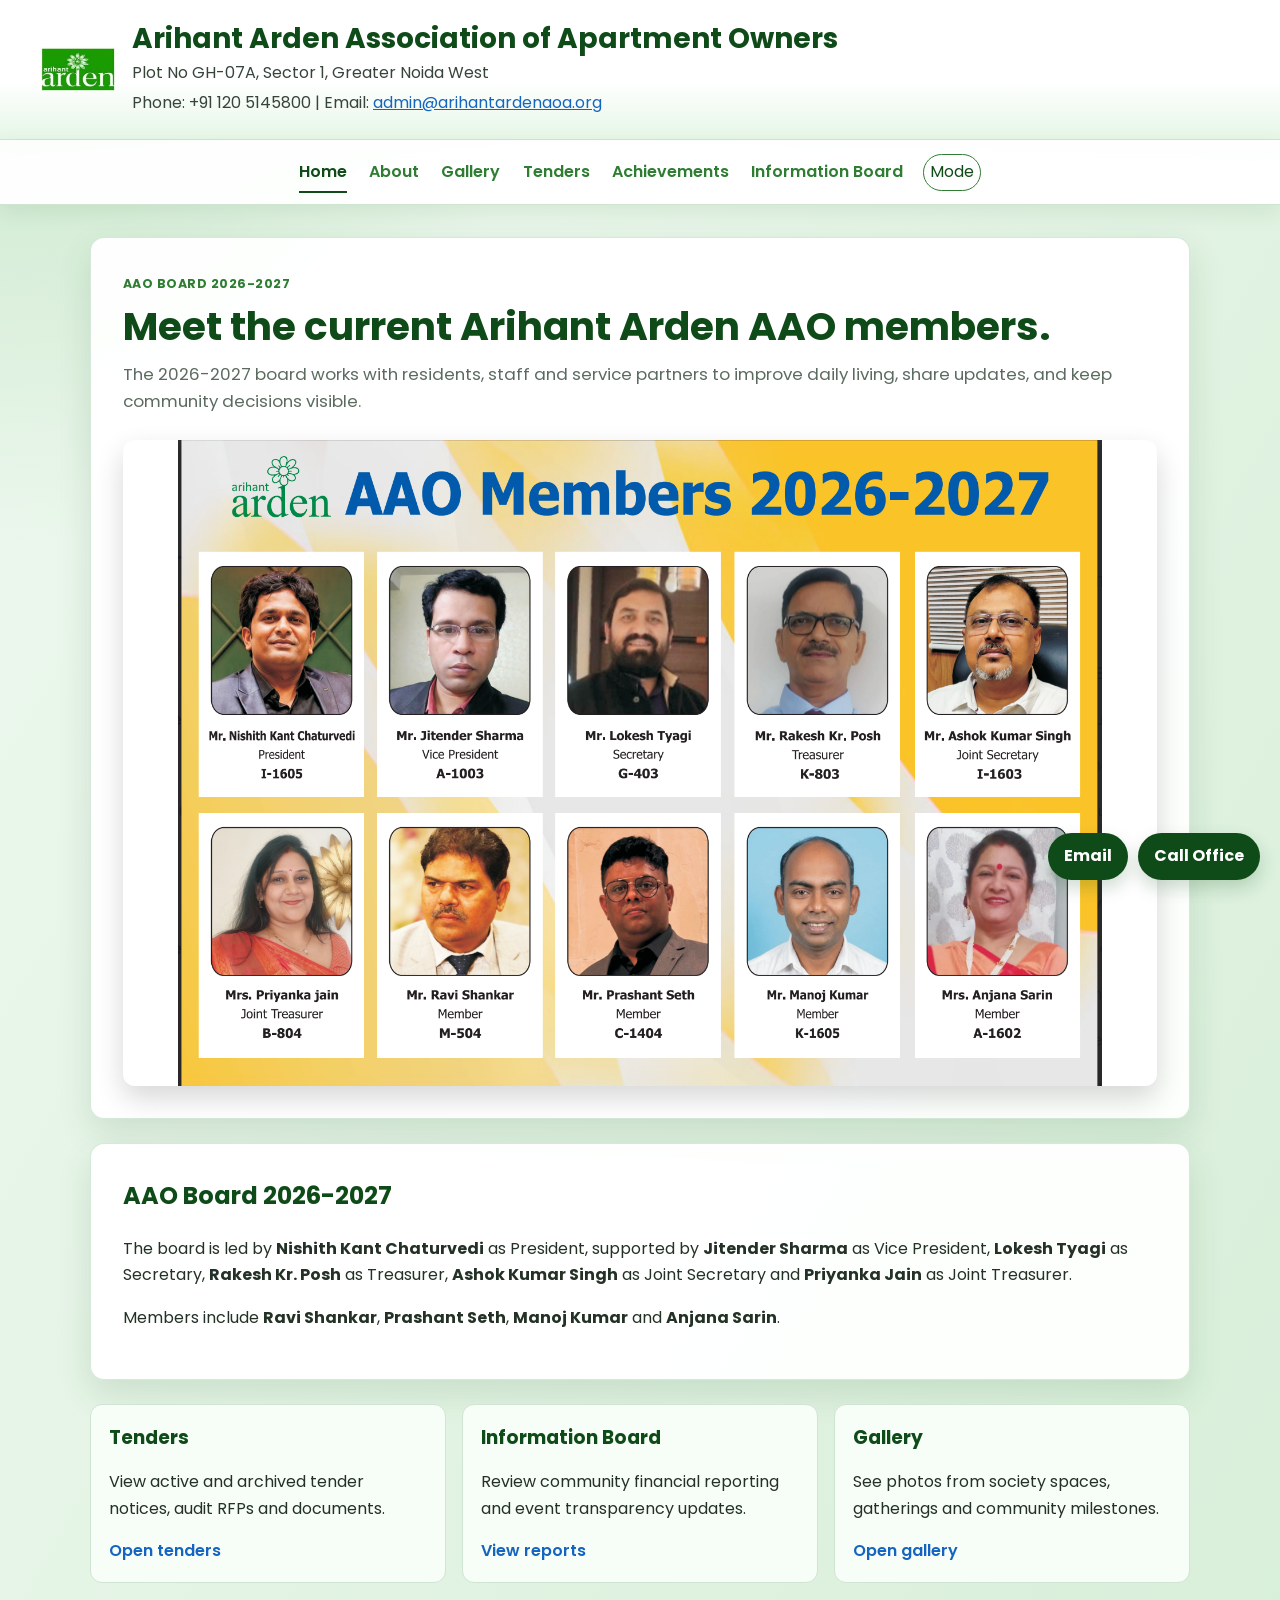
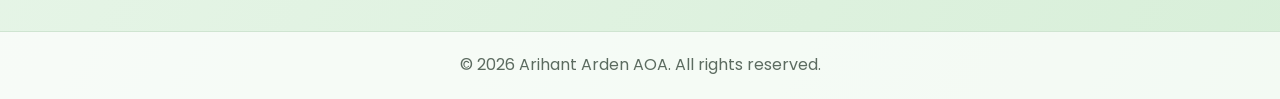
<file: index.html>
<!DOCTYPE html>
<html lang="en">
<head>
  <meta charset="UTF-8" />
  <meta name="viewport" content="width=device-width, initial-scale=1" />
  <meta name="description" content="Arihant Arden Association of Apartment Owners, Greater Noida West." />
  <title>Arihant Arden AAO</title>
  <link rel="preconnect" href="https://fonts.googleapis.com" />
  <link rel="preconnect" href="https://fonts.gstatic.com" crossorigin />
  <link href="https://fonts.googleapis.com/css2?family=Poppins:wght@300;500;600;700&display=swap" rel="stylesheet" />
  <link rel="stylesheet" href="styles.css" />
</head>
<body data-page="home">
  <header class="site-header">
    <img src="untitled.png" alt="Arihant Arden AAO logo" width="76" height="76" />
    <div>
      <h1 class="site-title">Arihant Arden Association of Apartment Owners</h1>
      <p>Plot No GH-07A, Sector 1, Greater Noida West</p>
      <p>Phone: +91 120 5145800 | Email: <a href="mailto:admin@arihantardenaoa.org">admin@arihantardenaoa.org</a></p>
    </div>
  </header>

  <nav class="site-nav" aria-label="Primary navigation">
    <div class="mobile-nav-head">
      <img src="arden-logo.png" alt=""  />
      <button class="icon-button hamburger" type="button" aria-label="Toggle menu" aria-expanded="false">Menu</button>
    </div>
    <div class="nav-links">
      <a href="index.html" data-nav="home">Home</a>
      <a href="html_about.html" data-nav="about">About</a>
      <a href="html_gallery.html" data-nav="gallery">Gallery</a>
      <a href="tender.html" data-nav="tenders">Tenders</a>
      <a href="achievements.html" data-nav="achievements">Achievements</a>
      <a href="info-sharing.html" data-nav="info">Information Board</a>
    </div>
    <button class="icon-button dark-toggle" type="button" aria-label="Toggle dark mode">Mode</button>
  </nav>

  <main class="page">
    <section class="panel hero hero-grid board-hero">
      <div>
        <span class="eyebrow">AAO Board 2026-2027</span>
        <h2>Meet the current Arihant Arden AAO members.</h2>
        <p class="lead">The 2026-2027 board works with residents, staff and service partners to improve daily living, share updates, and keep community decisions visible.</p>
      </div>
      <img class="hero-image board-poster" src="aao2026.png" alt="Arihant Arden AAO Members 2026-2027" loading="eager" />
    </section>

    <section class="panel content-section">
      <h2>AAO Board 2026-2027</h2>
      <p>The board is led by <strong>Nishith Kant Chaturvedi</strong> as President, supported by <strong>Jitender Sharma</strong> as Vice President, <strong>Lokesh Tyagi</strong> as Secretary, <strong>Rakesh Kr. Posh</strong> as Treasurer, <strong>Ashok Kumar Singh</strong> as Joint Secretary and <strong>Priyanka Jain</strong> as Joint Treasurer.</p>
      <p>Members include <strong>Ravi Shankar</strong>, <strong>Prashant Seth</strong>, <strong>Manoj Kumar</strong> and <strong>Anjana Sarin</strong>.</p>
    </section>

    <section class="card-grid" aria-label="Quick links">
      <article class="card">
        <h3>Tenders</h3>
        <p>View active and archived tender notices, audit RFPs and documents.</p>
        <a class="doc-link" href="tender.html">Open tenders</a>
      </article>
      <article class="card">
        <h3>Information Board</h3>
        <p>Review community financial reporting and event transparency updates.</p>
        <a class="doc-link" href="info-sharing.html">View reports</a>
      </article>
      <article class="card">
        <h3>Gallery</h3>
        <p>See photos from society spaces, gatherings and community milestones.</p>
        <a class="doc-link" href="html_gallery.html">Open gallery</a>
      </article>
    </section>
  </main>

  <div class="floating-contact" aria-label="Contact actions">
    <a href="mailto:admin@arihantardenaoa.org">Email</a>
    <a href="tel:+911205145800">Call Office</a>
  </div>

  <footer class="site-footer">&copy; 2026 Arihant Arden AOA. All rights reserved.</footer>
  <script src="site.js"></script>
</body>
</html>
</file>
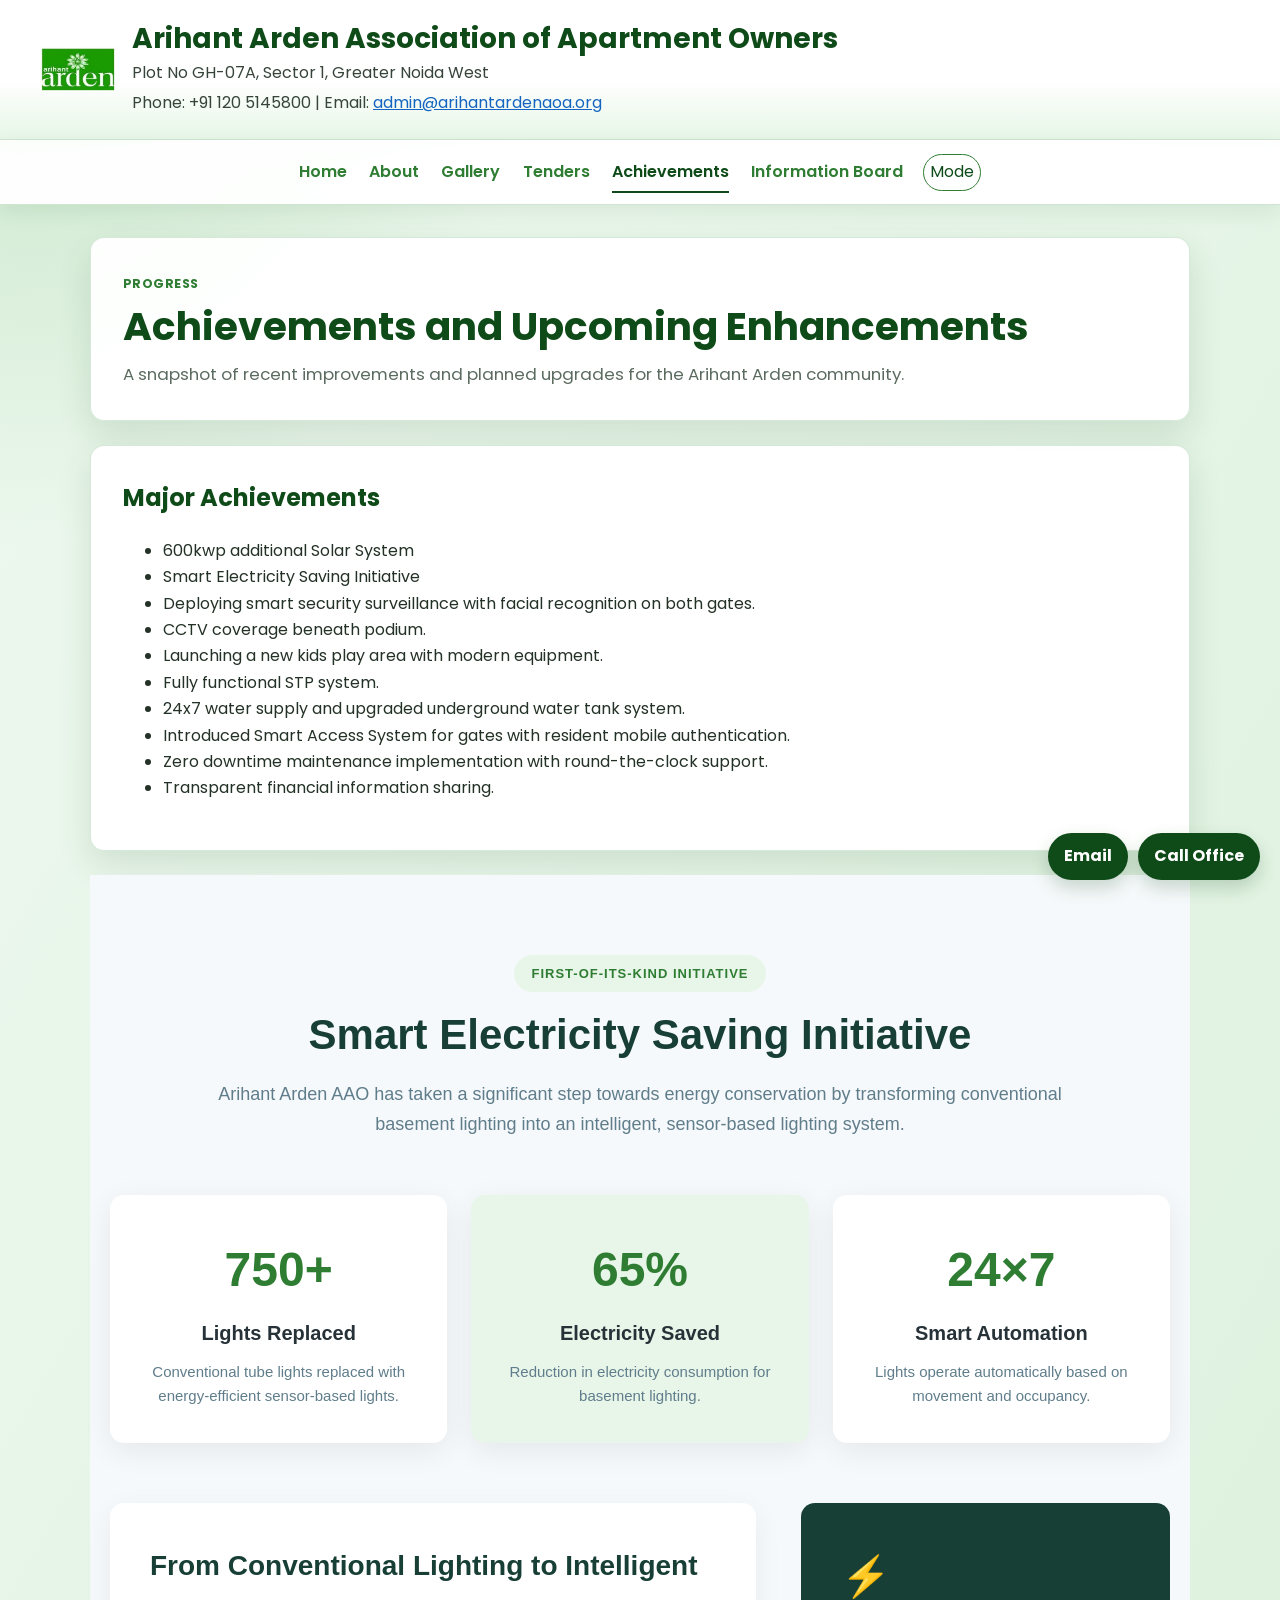
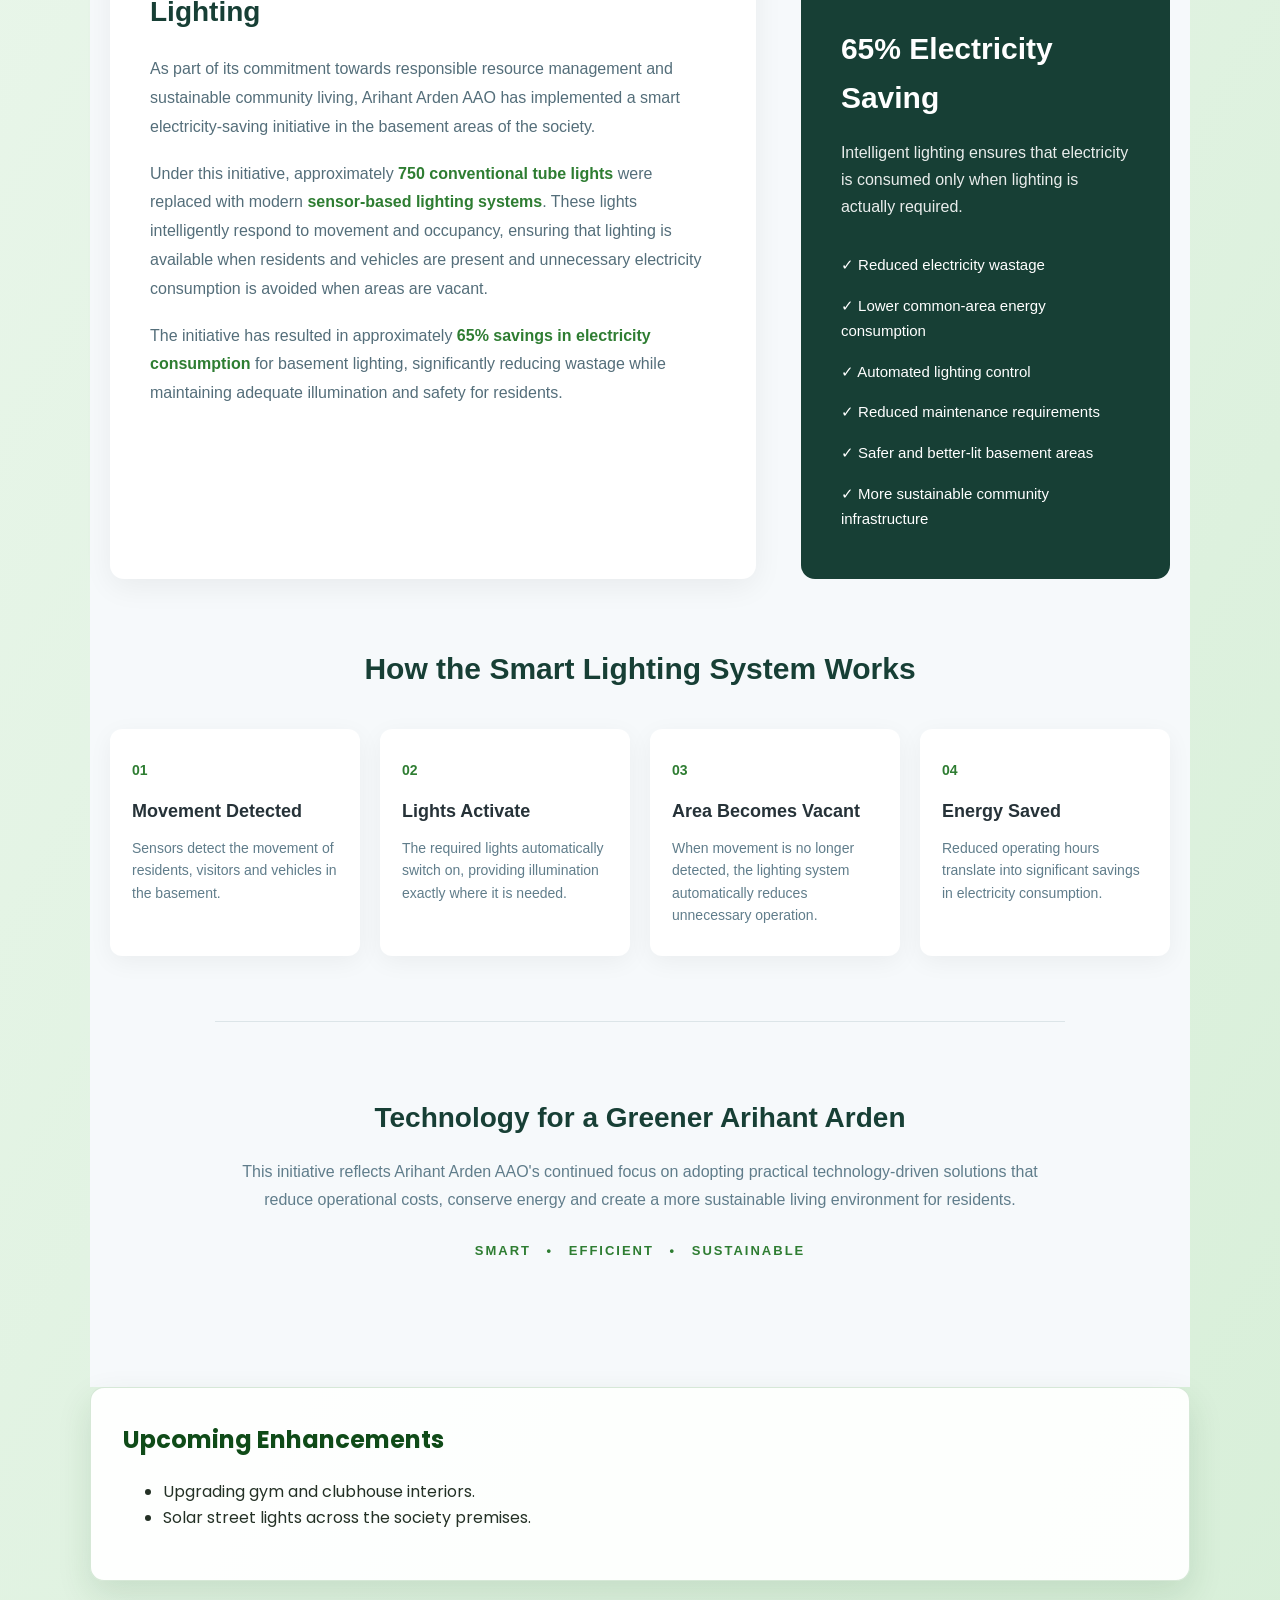
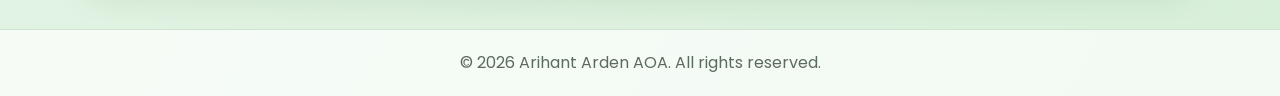
<file: achievements.html>
<!DOCTYPE html>
<html lang="en">
<head>
  <meta charset="UTF-8" />
  <meta name="viewport" content="width=device-width, initial-scale=1" />
  <meta name="description" content="Achievements and upcoming enhancements at Arihant Arden." />
  <title>Achievements - Arihant Arden AOA</title>
  <link rel="preconnect" href="https://fonts.googleapis.com" />
  <link rel="preconnect" href="https://fonts.gstatic.com" crossorigin />
  <link href="https://fonts.googleapis.com/css2?family=Poppins:wght@300;500;600;700&display=swap" rel="stylesheet" />
  <link rel="stylesheet" href="styles.css" />
</head>
<body data-page="achievements">
  <header class="site-header">
    <img src="untitled.png" alt="Arihant Arden AAO logo" width="76" height="76" />
    <div>
      <h1 class="site-title">Arihant Arden Association of Apartment Owners</h1>
      <p>Plot No GH-07A, Sector 1, Greater Noida West</p>
      <p>Phone: +91 120 5145800 | Email: <a href="mailto:admin@arihantardenaoa.org">admin@arihantardenaoa.org</a></p>
    </div>
  </header>

  <nav class="site-nav" aria-label="Primary navigation">
    <div class="mobile-nav-head">
      <img src="untitled.png" alt="" width="42" height="42" />
      <button class="icon-button hamburger" type="button" aria-label="Toggle menu" aria-expanded="false">Menu</button>
    </div>
    <div class="nav-links">
      <a href="index.html" data-nav="home">Home</a>
      <a href="html_about.html" data-nav="about">About</a>
      <a href="html_gallery.html" data-nav="gallery">Gallery</a>
      <a href="tender.html" data-nav="tenders">Tenders</a>
      <a href="achievements.html" data-nav="achievements">Achievements</a>
      <a href="info-sharing.html" data-nav="info">Information Board</a>
    </div>
    <button class="icon-button dark-toggle" type="button" aria-label="Toggle dark mode">Mode</button>
  </nav>

  <main class="page">
    <section class="panel">
      <span class="eyebrow">Progress</span>
      <h2 class="page-title">Achievements and Upcoming Enhancements</h2>
      <p class="lead">A snapshot of recent improvements and planned upgrades for the Arihant Arden community.</p>
    </section>

    <section class="panel content-section">
      <h2>Major Achievements</h2>
      <ul>
        <li> 600kwp additional Solar System </li>
        <li>  Smart Electricity Saving Initiative </li>
         <li>Deploying smart security surveillance with facial recognition on both gates.</li>
        <li>CCTV coverage beneath podium.</li>
        <li>Launching a new kids play area with modern equipment.</li>
        <li>Fully functional STP system.</li>
        <li>24x7 water supply and upgraded underground water tank system.</li>
        <li>Introduced Smart Access System for gates with resident mobile authentication.</li>
        <li>Zero downtime maintenance implementation with round-the-clock support.</li>
        <li>Transparent financial information sharing.</li>
      </ul>
    </section>
<!-- Smart Electricity Saving Initiative Section -->
<section class="energy-saving-section" id="energy-saving">
    <div class="energy-container">

        <!-- Section Header -->
        <div class="energy-header">
            <span class="energy-badge">FIRST-OF-ITS-KIND INITIATIVE</span>

            <h2>
                Smart Electricity Saving Initiative
            </h2>

            <p class="energy-intro">
                Arihant Arden AAO has taken a significant step towards
                energy conservation by transforming conventional basement
                lighting into an intelligent, sensor-based lighting system.
            </p>
        </div>

        <!-- Highlight Statistics -->
        <div class="energy-stats">

            <div class="energy-stat">
                <div class="stat-number">750+</div>
                <div class="stat-title">Lights Replaced</div>
                <div class="stat-description">
                    Conventional tube lights replaced with
                    energy-efficient sensor-based lights.
                </div>
            </div>

            <div class="energy-stat highlight">
                <div class="stat-number">65%</div>
                <div class="stat-title">Electricity Saved</div>
                <div class="stat-description">
                    Reduction in electricity consumption for
                    basement lighting.
                </div>
            </div>

            <div class="energy-stat">
                <div class="stat-number">24×7</div>
                <div class="stat-title">Smart Automation</div>
                <div class="stat-description">
                    Lights operate automatically based on
                    movement and occupancy.
                </div>
            </div>

        </div>

        <!-- Main Content -->
        <div class="energy-content">

            <div class="energy-text">

                <h3>From Conventional Lighting to Intelligent Lighting</h3>

                <p>
                    As part of its commitment towards responsible resource
                    management and sustainable community living, Arihant Arden
                    AAO has implemented a smart electricity-saving initiative
                    in the basement areas of the society.
                </p>

                <p>
                    Under this initiative, approximately
                    <strong>750 conventional tube lights</strong> were replaced
                    with modern <strong>sensor-based lighting systems</strong>.
                    These lights intelligently respond to movement and
                    occupancy, ensuring that lighting is available when
                    residents and vehicles are present and unnecessary
                    electricity consumption is avoided when areas are vacant.
                </p>

                <p>
                    The initiative has resulted in approximately
                    <strong>65% savings in electricity consumption</strong>
                    for basement lighting, significantly reducing wastage
                    while maintaining adequate illumination and safety for
                    residents.
                </p>

            </div>

            <!-- Impact Box -->
            <div class="energy-impact">

                <div class="impact-icon">
                    ⚡
                </div>

                <h3>65% Electricity Saving</h3>

                <p>
                    Intelligent lighting ensures that electricity is consumed
                    only when lighting is actually required.
                </p>

                <div class="impact-points">
                    <div>✓ Reduced electricity wastage</div>
                    <div>✓ Lower common-area energy consumption</div>
                    <div>✓ Automated lighting control</div>
                    <div>✓ Reduced maintenance requirements</div>
                    <div>✓ Safer and better-lit basement areas</div>
                    <div>✓ More sustainable community infrastructure</div>
                </div>

            </div>

        </div>

        <!-- How It Works -->
        <div class="energy-how">

            <h3>How the Smart Lighting System Works</h3>

            <div class="how-grid">

                <div class="how-card">
                    <div class="how-number">01</div>
                    <h4>Movement Detected</h4>
                    <p>
                        Sensors detect the movement of residents,
                        visitors and vehicles in the basement.
                    </p>
                </div>

                <div class="how-card">
                    <div class="how-number">02</div>
                    <h4>Lights Activate</h4>
                    <p>
                        The required lights automatically switch on,
                        providing illumination exactly where it is needed.
                    </p>
                </div>

                <div class="how-card">
                    <div class="how-number">03</div>
                    <h4>Area Becomes Vacant</h4>
                    <p>
                        When movement is no longer detected, the lighting
                        system automatically reduces unnecessary operation.
                    </p>
                </div>

                <div class="how-card">
                    <div class="how-number">04</div>
                    <h4>Energy Saved</h4>
                    <p>
                        Reduced operating hours translate into significant
                        savings in electricity consumption.
                    </p>
                </div>

            </div>

        </div>

        <!-- Bottom Message -->
        <div class="energy-footer">

            <h3>Technology for a Greener Arihant Arden</h3>

            <p>
                This initiative reflects Arihant Arden AAO's continued focus
                on adopting practical technology-driven solutions that reduce
                operational costs, conserve energy and create a more
                sustainable living environment for residents.
            </p>

            <div class="energy-tagline">
                <span>SMART</span>
                <span>•</span>
                <span>EFFICIENT</span>
                <span>•</span>
                <span>SUSTAINABLE</span>
            </div>

        </div>

    </div>
</section>


<style>
/* =========================================================
   ARIHANT ARDEN AAO
   SMART ELECTRICITY SAVING INITIATIVE
   ========================================================= */

.energy-saving-section {
    padding: 80px 20px;
    background: #f6f9fb;
    font-family: Arial, Helvetica, sans-serif;
    color: #263238;
}

.energy-container {
    max-width: 1200px;
    margin: 0 auto;
}

/* Header */

.energy-header {
    text-align: center;
    max-width: 850px;
    margin: 0 auto 55px;
}

.energy-badge {
    display: inline-block;
    padding: 8px 18px;
    border-radius: 30px;
    background: #e8f5e9;
    color: #2e7d32;
    font-size: 13px;
    font-weight: 700;
    letter-spacing: 1px;
    margin-bottom: 18px;
}

.energy-header h2 {
    margin: 0 0 18px;
    font-size: 42px;
    line-height: 1.2;
    color: #173f35;
}

.energy-intro {
    font-size: 18px;
    line-height: 1.7;
    color: #607d8b;
}

/* Statistics */

.energy-stats {
    display: grid;
    grid-template-columns: repeat(3, 1fr);
    gap: 24px;
    margin-bottom: 60px;
}

.energy-stat {
    background: #ffffff;
    padding: 35px 25px;
    text-align: center;
    border-radius: 14px;
    box-shadow: 0 8px 30px rgba(0, 0, 0, 0.07);
}

.energy-stat.highlight {
    background: #e8f5e9;
}

.stat-number {
    font-size: 48px;
    font-weight: 800;
    color: #2e7d32;
    margin-bottom: 8px;
}

.stat-title {
    font-size: 20px;
    font-weight: 700;
    margin-bottom: 10px;
    color: #263238;
}

.stat-description {
    font-size: 15px;
    line-height: 1.6;
    color: #607d8b;
}

/* Main Content */

.energy-content {
    display: grid;
    grid-template-columns: 1.4fr 0.8fr;
    gap: 45px;
    align-items: stretch;
    margin-bottom: 65px;
}

.energy-text {
    background: #ffffff;
    padding: 40px;
    border-radius: 14px;
    box-shadow: 0 8px 30px rgba(0, 0, 0, 0.06);
}

.energy-text h3 {
    font-size: 28px;
    margin-top: 0;
    margin-bottom: 20px;
    color: #173f35;
}

.energy-text p {
    font-size: 16px;
    line-height: 1.8;
    color: #546e7a;
    margin-bottom: 18px;
}

.energy-text strong {
    color: #2e7d32;
}

/* Impact */

.energy-impact {
    padding: 40px;
    border-radius: 14px;
    background: #173f35;
    color: #ffffff;
}

.impact-icon {
    font-size: 40px;
    margin-bottom: 15px;
}

.energy-impact h3 {
    font-size: 30px;
    margin: 0 0 15px;
}

.energy-impact p {
    line-height: 1.7;
    opacity: 0.9;
}

.impact-points {
    margin-top: 25px;
}

.impact-points div {
    padding: 8px 0;
    font-size: 15px;
}

/* How it works */

.energy-how {
    text-align: center;
    margin-bottom: 65px;
}

.energy-how > h3 {
    font-size: 30px;
    color: #173f35;
    margin-bottom: 35px;
}

.how-grid {
    display: grid;
    grid-template-columns: repeat(4, 1fr);
    gap: 20px;
}

.how-card {
    background: #ffffff;
    padding: 30px 22px;
    border-radius: 12px;
    text-align: left;
    box-shadow: 0 6px 25px rgba(0, 0, 0, 0.05);
}

.how-number {
    font-size: 14px;
    font-weight: 800;
    color: #2e7d32;
    margin-bottom: 15px;
}

.how-card h4 {
    font-size: 18px;
    margin: 0 0 10px;
}

.how-card p {
    font-size: 14px;
    line-height: 1.6;
    color: #607d8b;
    margin: 0;
}

/* Footer */

.energy-footer {
    text-align: center;
    max-width: 850px;
    margin: auto;
    padding: 45px 25px;
    border-top: 1px solid #dce5e8;
}

.energy-footer h3 {
    font-size: 28px;
    color: #173f35;
    margin-bottom: 15px;
}

.energy-footer p {
    color: #607d8b;
    line-height: 1.8;
}

.energy-tagline {
    margin-top: 25px;
    font-size: 13px;
    font-weight: 800;
    letter-spacing: 2px;
    color: #2e7d32;
}

.energy-tagline span {
    margin: 0 5px;
}

/* Responsive */

@media (max-width: 900px) {

    .energy-stats {
        grid-template-columns: 1fr;
    }

    .energy-content {
        grid-template-columns: 1fr;
    }

    .how-grid {
        grid-template-columns: repeat(2, 1fr);
    }

    .energy-header h2 {
        font-size: 34px;
    }
}

@media (max-width: 600px) {

    .energy-saving-section {
        padding: 55px 15px;
    }

    .how-grid {
        grid-template-columns: 1fr;
    }

    .energy-text,
    .energy-impact {
        padding: 28px;
    }

    .energy-header h2 {
        font-size: 30px;
    }

    .stat-number {
        font-size: 42px;
    }
}
</style>
    <section class="panel content-section">
      <h2>Upcoming Enhancements</h2>
      <ul>
       
        <li>Upgrading gym and clubhouse interiors.</li>
        <li>Solar street lights across the society premises.</li>
        
      </ul>
    </section>
  </main>

  <div class="floating-contact" aria-label="Contact actions">
    <a href="mailto:admin@arihantardenaoa.org">Email</a>
    <a href="tel:+911205145800">Call Office</a>
  </div>

  <footer class="site-footer">&copy; 2026 Arihant Arden AOA. All rights reserved.</footer>
  <script src="site.js"></script>
</body>
</html>
</file>
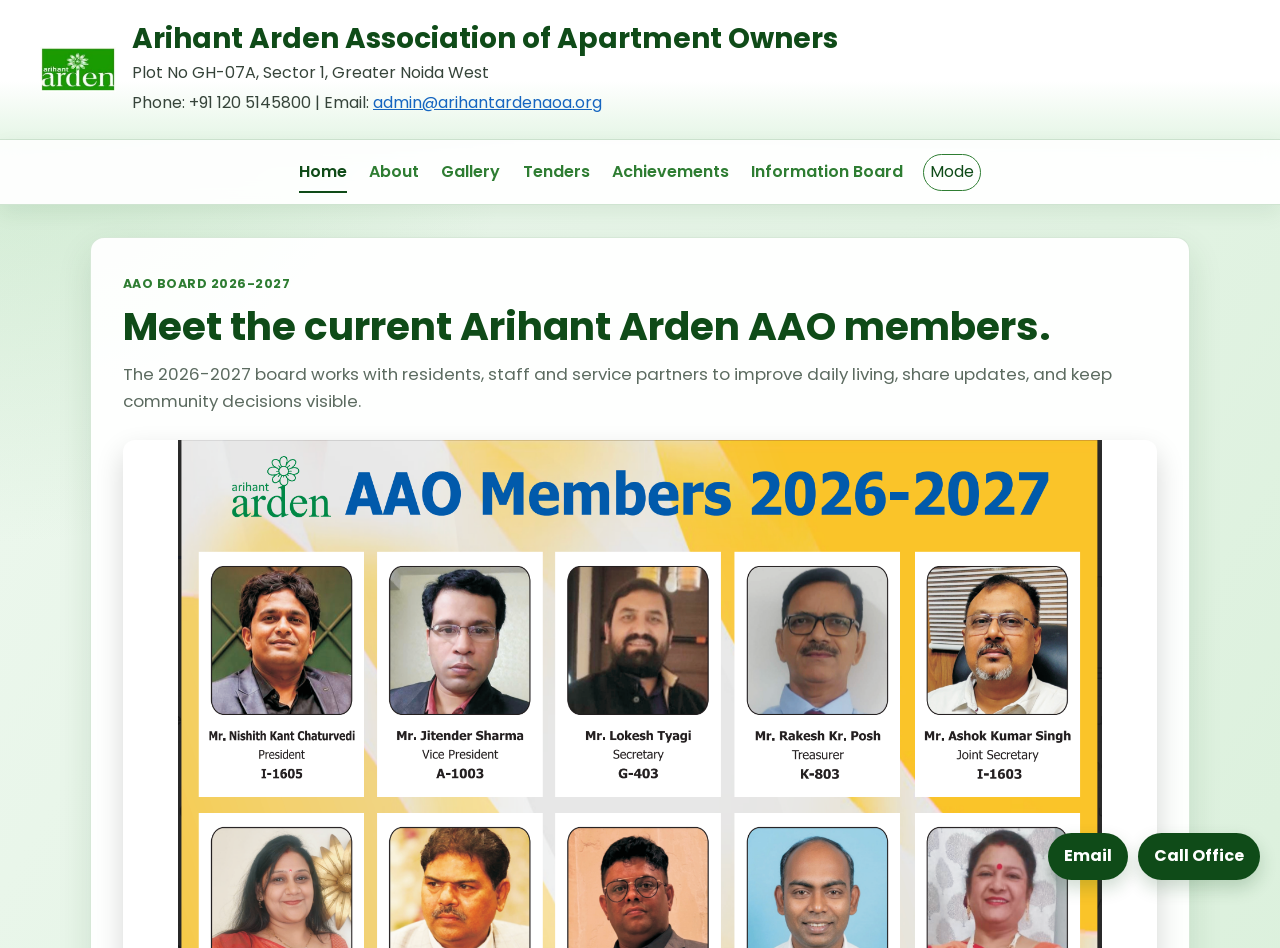
<file: default.html>
<!DOCTYPE html>
<html lang="en">
<head>
  <meta charset="UTF-8" />
  <meta name="viewport" content="width=device-width, initial-scale=1" />
  <meta http-equiv="refresh" content="0; url=index.html" />
  <link rel="canonical" href="index.html" />
  <title>Arihant Arden AAO</title>
</head>
<body>
  <p>Redirecting to <a href="index.html">Arihant Arden AAO home</a>.</p>
</body>
</html>
</file>
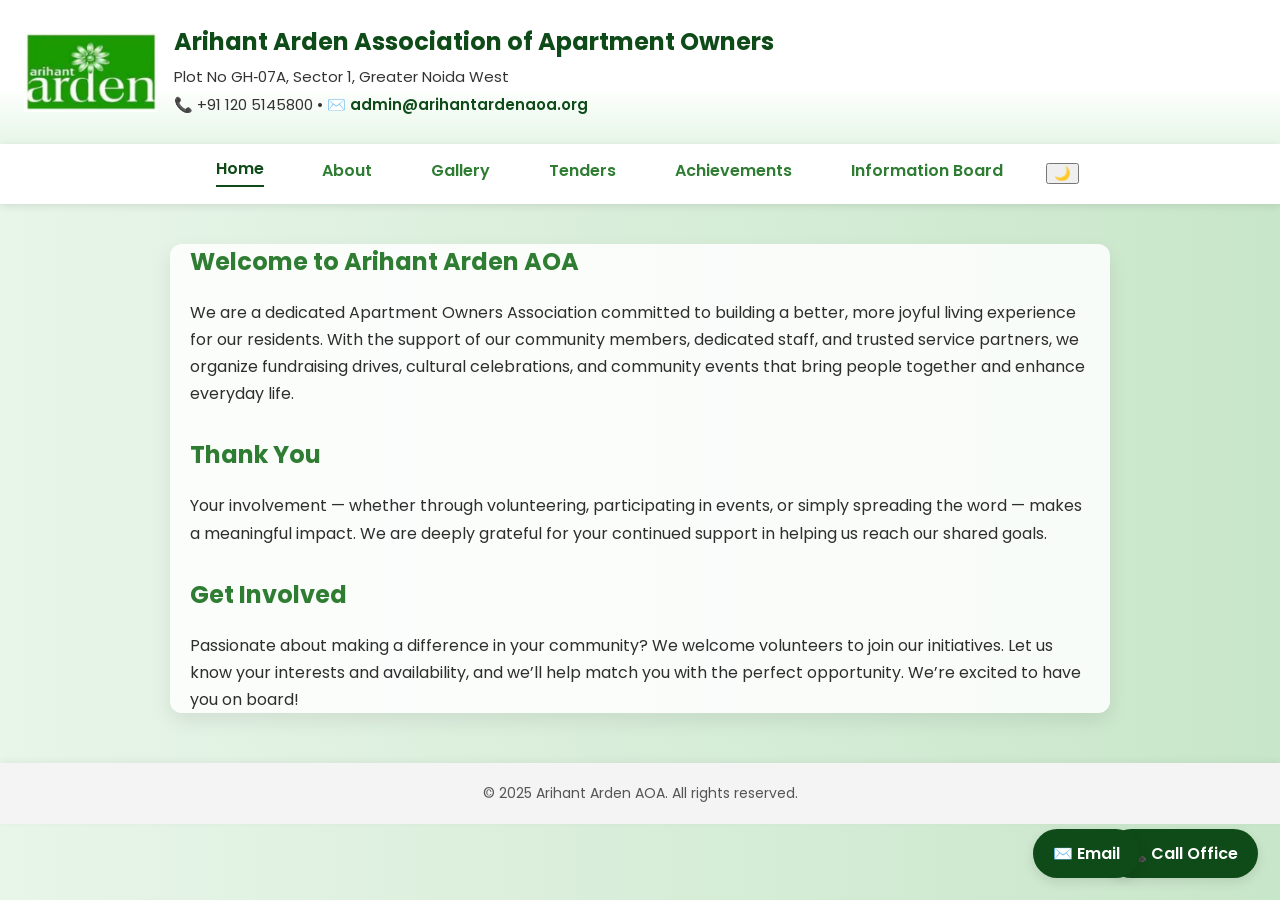
<file: html_about.html>
<!DOCTYPE html>
<html lang="en">

<head>
    <meta charset="UTF-8" />
    <meta name="viewport" content="width=device-width, initial-scale=1.0" />
    <title>About Us – Arihant Arden AOA</title>
    <link href="https://fonts.googleapis.com/css2?family=Poppins:wght@300;500;700&display=swap" rel="stylesheet">

    <style>
        :root {
            --primary-color: #2e7d32;
            --secondary-color: #81c784;
            --bg-gradient: linear-gradient(to right, #e8f5e9, #c8e6c9);
            --text-color: #2e2e2e;
        }

        body {
            margin: 0;
            font-family: 'Poppins', sans-serif;
            background: var(--bg-gradient);
            color: var(--text-color);
        }

        header {
            display: flex;
            align-items: center;
            justify-content: flex-start;
            padding: 30px 40px;
            background: linear-gradient(to right, #66bb6a, #43a047);
            color: #fff;
            box-shadow: 0 4px 15px rgba(0, 0, 0, 0.1);
            flex-wrap: wrap;
        }

        header img {
            height: 80px;
            margin-right: 20px;
        }

        header .info {
            text-align: left;
        }

        header .info h1 {
            margin: 0 0 10px;
            font-size: 28px;
        }

        header .info p {
            margin: 5px 0;
            font-size: 15px;
        }

        header .info a {
            color: #fff;
            text-decoration: underline;
        }

        nav {
            display: flex;
            justify-content: center;
            background: #ffffff;
            padding: 15px 20px;
            box-shadow: 0 2px 8px rgba(0, 0, 0, 0.05);
        }

        nav a {
            margin: 0 15px;
            text-decoration: none;
            color: var(--primary-color);
            font-weight: 500;
            transition: color 0.3s ease, transform 0.2s ease;
        }

        nav a:hover {
            color: #1b5e20;
            transform: translateY(-2px);
        }

        .container {
            max-width: 900px;
            margin: 40px auto;
            padding: 0 20px;
            background: #ffffffdd;
            border-radius: 12px;
            box-shadow: 0 8px 20px rgba(0, 0, 0, 0.08);
        }

        .container h2 {
            font-size: 24px;
            color: var(--primary-color);
            margin-top: 30px;
        }

        .container p {
            font-size: 16px;
            line-height: 1.7;
            margin-top: 10px;
        }

        footer {
            text-align: center;
            padding: 20px;
            background-color: #f4f4f4;
            color: #555;
            font-size: 14px;
            margin-top: 50px;
            box-shadow: 0 -2px 8px rgba(0, 0, 0, 0.05);
        }

        @media (max-width: 768px) {
            header {
                flex-direction: column;
                text-align: center;
                align-items: center;
            }

            header .info {
                text-align: center;
            }

            nav {
                flex-direction: column;
            }

            nav a {
                margin: 10px 0;
            }
        }
    </style>
<!-- INJECTED_HEADER_STYLES -->
<style>

/* --- Injected header/nav/styles --- */
:root {
  --primary: #2e7d32;
  --accent: #0f4b18;
  --pastel-green: #e6f6e7;
  --shadow: rgba(0, 0, 0, 0.1);
  --white: #fff;
}
/* Dual-tone header */
header {
  background: linear-gradient(to bottom, #ffffff 60%, var(--pastel-green) 100%);
  color: #0f4b18;
  box-shadow: 0 4px 15px var(--shadow);
  display: flex;
  align-items: center;
  padding: 1.5rem;
  flex-wrap: wrap;
}
header img { height: 80px; margin-right: 1rem; }
header .info h1 { font-size: 24px; font-weight: 700; margin-bottom: 6px; color: #0f4b18; }
header .info p { font-size: 15px; margin-bottom: 4px; color: #333; }
header .info a { color: #0f4b18; font-weight: 600; text-decoration: none; }
header .info a:hover { text-decoration: underline; }

nav {
  background: var(--white);
  box-shadow: 0 2px 8px var(--shadow);
  display: flex;
  justify-content: center;
  gap: 1.8rem;
  padding: 0.9rem;
  position: sticky;
  top: 0;
  z-index: 10;
  align-items: center;
}
nav .nav-logo-mobile img { height: 48px; }
.nav-logo-mobile { display: none; }
nav .nav-links { display:flex; gap:1.8rem; align-items:center; }
nav a { color: var(--primary); font-weight:600; font-size:16px; text-decoration:none; padding-bottom:4px; transition:0.3s ease; border-bottom:2px solid transparent; position: relative; }
nav a::after { content:""; position: absolute; width:0; height:2px; left:0; bottom:-2px; background: var(--accent); transition: 0.35s; }
nav a:hover::after, nav a.active::after { width:100%; }
nav a:hover, nav a.active { color: var(--accent); transform: translateY(-2px); }

/* Mobile nav */
.hamburger { font-size:28px; background:none; border:none; cursor:pointer; display:none; }
.nav-open .nav-links { display:flex !important; flex-direction:column; width:100%; background:var(--white); padding:1rem; box-shadow:0 4px 12px var(--shadow); }
@media (max-width:820px){
  .hamburger { display:block; }
  .nav-logo-mobile { display:flex; align-items:center; justify-content:space-between; width:100%; }
  nav .nav-links { display:none; }
  nav .nav-links a { padding:10px 0; border-bottom:1px solid #cbe5cb; }
}

/* Floating contact */
.floating-contact { position: fixed; bottom: 22px; right: 22px; background: var(--accent); padding: 12px 20px; border-radius: 50px; box-shadow: 0 4px 12px var(--shadow); color: white; font-weight: 600; z-index: 99; text-decoration: none; transition: 0.3s; }
.floating-contact:hover { background: #0b3e13; transform: scale(1.05); }

/* Dark mode */
.dark-mode { background:#111 !important; color:#eaeaea !important; }
.dark-mode header { background:#1a1a1a !important; color:#fff !important; }
.dark-mode nav { background:#222 !important; }
.dark-mode nav a { color:#eaeaea !important; }
.dark-mode .container, .dark-mode .aao-board-section { background:#1a1a1a !important; color:#eaeaea !important; }

</style>
</head>

<body>

    
<header>
  <img src="untitled.png" alt="Arihant Arden Logo"/>
  <div class="info">
    <h1>Arihant Arden Association of Apartment Owners</h1>
    <p>Plot No GH‑07A, Sector 1, Greater Noida West</p>
    <p>📞 +91 120 5145800 • ✉️ <a href="mailto:admin@arihantardenaoa.org">admin@arihantardenaoa.org</a></p>
  </div>
</header>

    
<nav>
  <div class="nav-logo-mobile">
    <img src="untitled.png" alt="Logo"/>
    <button class="hamburger" onclick="toggleMenu()">☰</button>
  </div>

  <div class="nav-links">
    <a href="default.html" class="active">Home</a>
    <a href="html_about.html">About</a>
    <a href="html_gallery.html">Gallery</a>
    <a href="tender.html">Tenders</a>
    <a href="achievements.html">Achievements</a>
    <a href="info-sharing.html">Information Board</a>
  </div>

  <button class="dark-toggle" onclick="toggleDarkMode()">🌙</button>
</nav>


    <div class="container">
        <h2>Welcome to Arihant Arden AOA</h2>
        <p>
            We are a dedicated Apartment Owners Association committed to building a better, more joyful living
            experience for our residents. With the support of our community members, dedicated staff, and trusted
            service partners, we organize fundraising drives, cultural celebrations, and community events that bring
            people together and enhance everyday life.
        </p>

        <h2>Thank You</h2>
        <p>
            Your involvement — whether through volunteering, participating in events, or simply spreading the word —
            makes a meaningful impact. We are deeply grateful for your continued support in helping us reach our shared
            goals.
        </p>

        <h2>Get Involved</h2>
        <p>
            Passionate about making a difference in your community? We welcome volunteers to join our initiatives. Let
            us know your interests and availability, and we’ll help match you with the perfect opportunity. We’re
            excited to have you on board!
        </p>
    </div>

    <footer>
        &copy; 2025 Arihant Arden AOA. All rights reserved.
    </footer>

<!-- INJECTED_HEADER_SCRIPTS -->
<script>

/* Mobile nav and dark mode scripts */
function toggleMenu(){ document.querySelector('nav').classList.toggle('nav-open'); }
function toggleDarkMode(){
  document.body.classList.toggle('dark-mode');
  localStorage.setItem("mode", document.body.classList.contains("dark-mode") ? "dark" : "light");
}
window.addEventListener('DOMContentLoaded', function(){
  if(localStorage.getItem("mode")==='dark'){ document.body.classList.add('dark-mode'); }
  // add floating contact buttons if not present
  if(!document.querySelector('.floating-contact')){
    var a=document.createElement('a'); a.className='floating-contact'; a.href='tel:+911205145800'; a.innerText='📞 Call Office';
    document.body.appendChild(a);
    // add email small button
    var b=document.createElement('a'); b.className='floating-contact'; b.style.right='140px'; b.href='mailto:admin@arihantardenaoa.org'; b.innerText='✉️ Email';
    document.body.appendChild(b);
  }
  // Auto-detect preferred color scheme if user has no saved preference
  if(!localStorage.getItem("mode")){
    if(window.matchMedia && window.matchMedia('(prefers-color-scheme: dark)').matches){
      document.body.classList.add('dark-mode');
    }
  }
});

</script>
</body>

</html>
</file>
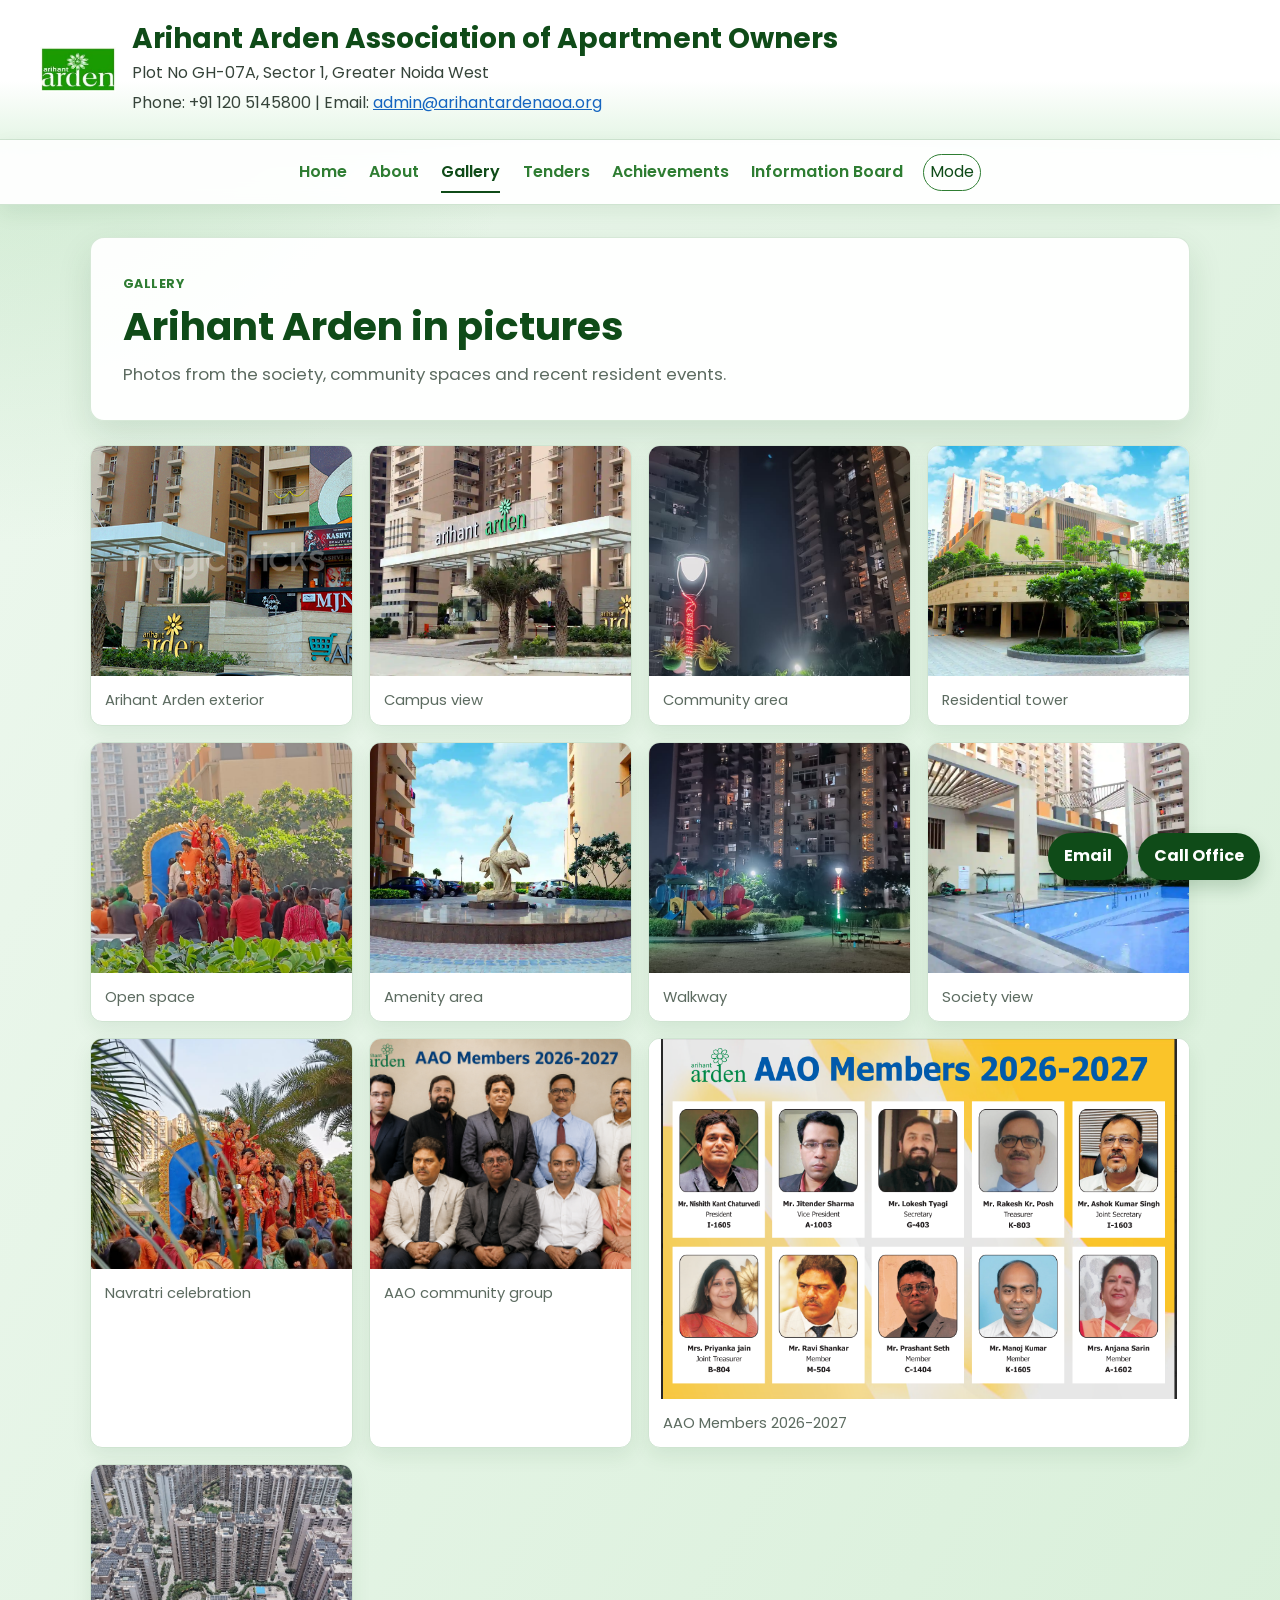
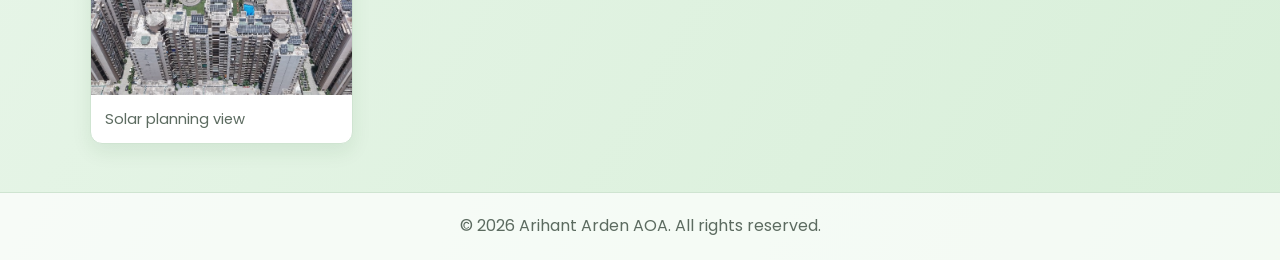
<file: html_gallery.html>
<!DOCTYPE html>
<html lang="en">
<head>
  <meta charset="UTF-8" />
  <meta name="viewport" content="width=device-width, initial-scale=1" />
  <meta name="description" content="Photo gallery for Arihant Arden AOA." />
  <title>Gallery - Arihant Arden AOA</title>
  <link rel="preconnect" href="https://fonts.googleapis.com" />
  <link rel="preconnect" href="https://fonts.gstatic.com" crossorigin />
  <link href="https://fonts.googleapis.com/css2?family=Poppins:wght@300;500;600;700&display=swap" rel="stylesheet" />
  <link rel="stylesheet" href="styles.css" />
</head>
<body data-page="gallery">
  <header class="site-header">
    <img src="untitled.png" alt="Arihant Arden AAO logo" width="76" height="76" />
    <div>
      <h1 class="site-title">Arihant Arden Association of Apartment Owners</h1>
      <p>Plot No GH-07A, Sector 1, Greater Noida West</p>
      <p>Phone: +91 120 5145800 | Email: <a href="mailto:admin@arihantardenaoa.org">admin@arihantardenaoa.org</a></p>
    </div>
  </header>

  <nav class="site-nav" aria-label="Primary navigation">
    <div class="mobile-nav-head">
      <img src="untitled.png" alt="" width="42" height="42" />
      <button class="icon-button hamburger" type="button" aria-label="Toggle menu" aria-expanded="false">Menu</button>
    </div>
    <div class="nav-links">
      <a href="index.html" data-nav="home">Home</a>
      <a href="html_about.html" data-nav="about">About</a>
      <a href="html_gallery.html" data-nav="gallery">Gallery</a>
      <a href="tender.html" data-nav="tenders">Tenders</a>
      <a href="achievements.html" data-nav="achievements">Achievements</a>
      <a href="info-sharing.html" data-nav="info">Information Board</a>
    </div>
    <button class="icon-button dark-toggle" type="button" aria-label="Toggle dark mode">Mode</button>
  </nav>

  <main class="page">
    <section class="panel">
      <span class="eyebrow">Gallery</span>
      <h2 class="page-title">Arihant Arden in pictures</h2>
      <p class="lead">Photos from the society, community spaces and recent resident events.</p>
    </section>

    <section class="gallery-grid" aria-label="Arihant Arden gallery">
      <figure><img src="ArihantArden1.jpg" alt="Arihant Arden exterior" loading="lazy" /><figcaption>Arihant Arden exterior</figcaption></figure>
      <figure><img src="ArihantArden2.jpg" alt="Arihant Arden campus view" loading="lazy" /><figcaption>Campus view</figcaption></figure>
      <figure><img src="arden2.jpeg" alt="Community area" loading="lazy" /><figcaption>Community area</figcaption></figure>
      <figure><img src="ArihantArden4.jpg" alt="Residential tower" loading="lazy" /><figcaption>Residential tower</figcaption></figure>
      <figure><img src="arden4.jpeg" alt="Society open space" loading="lazy" /><figcaption>Open space</figcaption></figure>
      <figure><img src="ArihantArden6.jpg" alt="Arihant Arden amenity area" loading="lazy" /><figcaption>Amenity area</figcaption></figure>
      <figure><img src="arden3.jpeg" alt="Arihant Arden walkway" loading="lazy" /><figcaption>Walkway</figcaption></figure>
      <figure><img src="ArihantArden8.jpg" alt="Arihant Arden view" loading="lazy" /><figcaption>Society view</figcaption></figure>
      <figure><img src="navratri.jpeg" alt="Navratri celebration" loading="lazy" /><figcaption>Navratri celebration</figcaption></figure>
      <figure><img src="AAO_grp.png" alt="AAO community group" loading="lazy" /><figcaption>AAO community group</figcaption></figure>
      <figure class="wide-gallery-item"><img class="gallery-poster" src="aao2026.png" alt="AAO Members 2026-2027" loading="lazy" /><figcaption>AAO Members 2026-2027</figcaption></figure>
      <figure><img src="solar-aerial-1.png" alt="Aerial solar planning view" loading="lazy" /><figcaption>Solar planning view</figcaption></figure>
    </section>
  </main>

  <div class="floating-contact" aria-label="Contact actions">
    <a href="mailto:admin@arihantardenaoa.org">Email</a>
    <a href="tel:+911205145800">Call Office</a>
  </div>

  <footer class="site-footer">&copy; 2026 Arihant Arden AOA. All rights reserved.</footer>
  <script src="site.js"></script>
</body>
</html>
</file>
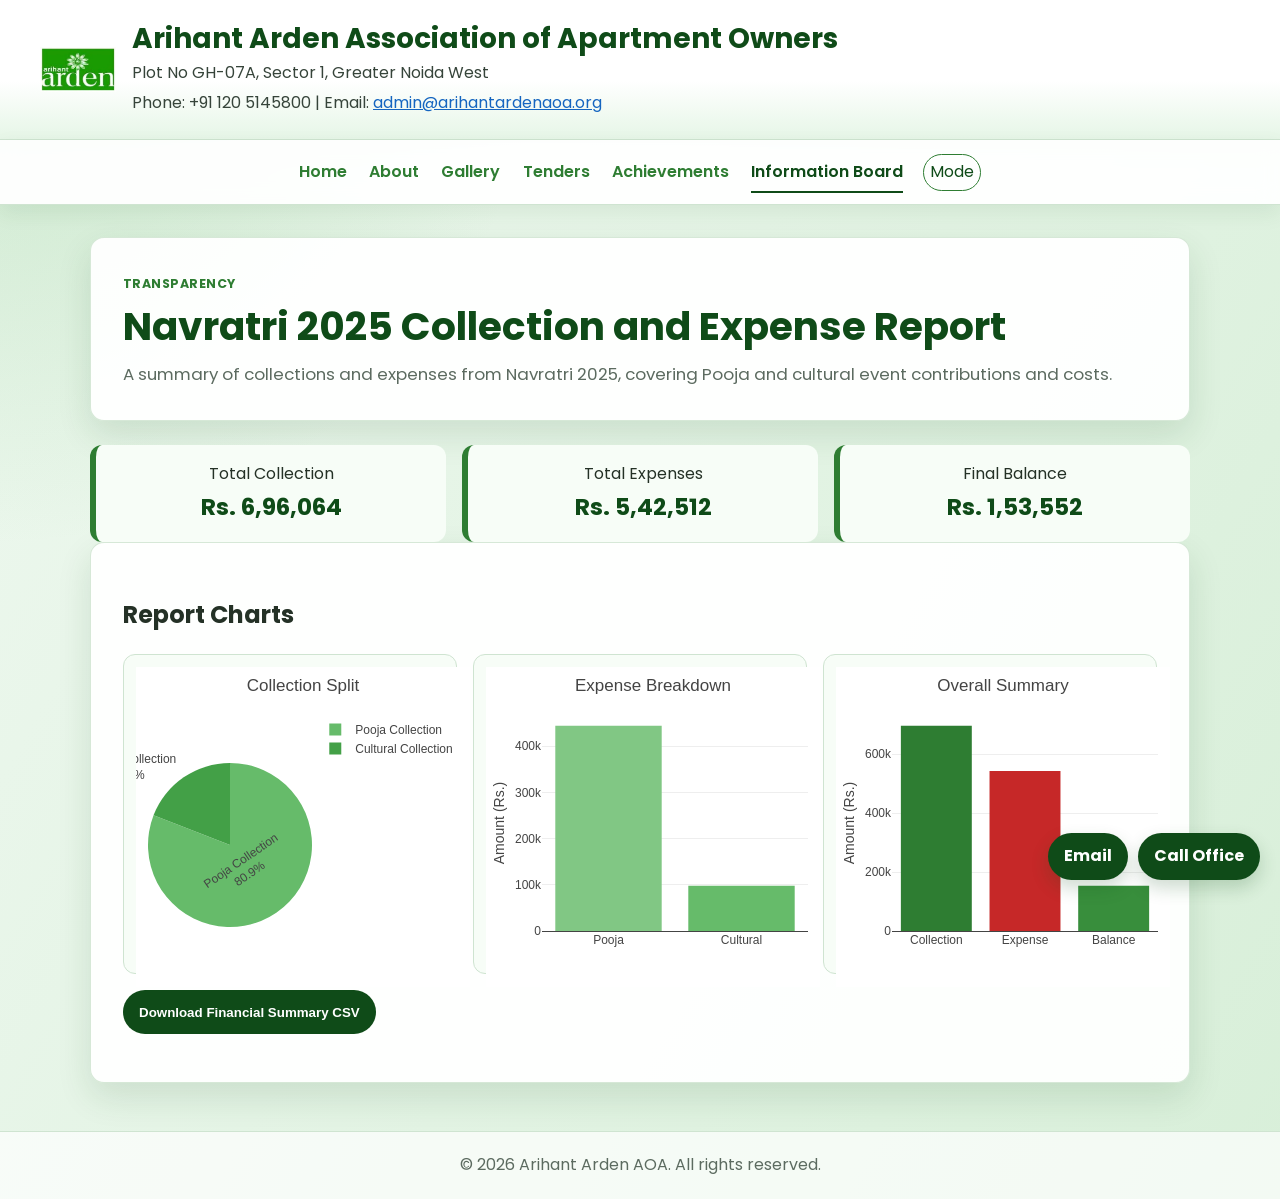
<file: info-sharing.html>
<!DOCTYPE html>
<html lang="en">
<head>
  <meta charset="UTF-8" />
  <meta name="viewport" content="width=device-width, initial-scale=1" />
  <meta name="description" content="Information and financial transparency board for Arihant Arden AOA." />
  <title>Information Board - Arihant Arden AOA</title>
  <link rel="preconnect" href="https://fonts.googleapis.com" />
  <link rel="preconnect" href="https://fonts.gstatic.com" crossorigin />
  <link href="https://fonts.googleapis.com/css2?family=Poppins:wght@300;500;600;700&display=swap" rel="stylesheet" />
  <link rel="stylesheet" href="styles.css" />
  <script src="https://cdn.plot.ly/plotly-latest.min.js"></script>
</head>
<body data-page="info">
  <header class="site-header">
    <img src="untitled.png" alt="Arihant Arden AAO logo" width="76" height="76" />
    <div>
      <h1 class="site-title">Arihant Arden Association of Apartment Owners</h1>
      <p>Plot No GH-07A, Sector 1, Greater Noida West</p>
      <p>Phone: +91 120 5145800 | Email: <a href="mailto:admin@arihantardenaoa.org">admin@arihantardenaoa.org</a></p>
    </div>
  </header>

  <nav class="site-nav" aria-label="Primary navigation">
    <div class="mobile-nav-head">
      <img src="untitled.png" alt="" width="42" height="42" />
      <button class="icon-button hamburger" type="button" aria-label="Toggle menu" aria-expanded="false">Menu</button>
    </div>
    <div class="nav-links">
      <a href="index.html" data-nav="home">Home</a>
      <a href="html_about.html" data-nav="about">About</a>
      <a href="html_gallery.html" data-nav="gallery">Gallery</a>
      <a href="tender.html" data-nav="tenders">Tenders</a>
      <a href="achievements.html" data-nav="achievements">Achievements</a>
      <a href="info-sharing.html" data-nav="info">Information Board</a>
    </div>
    <button class="icon-button dark-toggle" type="button" aria-label="Toggle dark mode">Mode</button>
  </nav>

  <main class="page">
    <section class="panel">
      <span class="eyebrow">Transparency</span>
      <h2 class="page-title">Navratri 2025 Collection and Expense Report</h2>
      <p class="lead">A summary of collections and expenses from Navratri 2025, covering Pooja and cultural event contributions and costs.</p>
    </section>

    <section class="summary-grid" aria-label="Financial summary">
      <article class="summary-card"><span>Total Collection</span><strong>Rs. 6,96,064</strong></article>
      <article class="summary-card"><span>Total Expenses</span><strong>Rs. 5,42,512</strong></article>
      <article class="summary-card"><span>Final Balance</span><strong>Rs. 1,53,552</strong></article>
    </section>

    <section class="panel">
      <h2>Report Charts</h2>
      <div class="chart-grid">
        <div class="chart-card" id="collectionSplit"></div>
        <div class="chart-card" id="expenseSplit"></div>
        <div class="chart-card" id="overallSummary"></div>
      </div>
      <p><button class="button-link" id="downloadCSV" type="button">Download Financial Summary CSV</button></p>
    </section>
  </main>

  <div class="floating-contact" aria-label="Contact actions">
    <a href="mailto:admin@arihantardenaoa.org">Email</a>
    <a href="tel:+911205145800">Call Office</a>
  </div>

  <footer class="site-footer">&copy; 2026 Arihant Arden AOA. All rights reserved.</footer>
  <script src="site.js"></script>
  <script>
    window.addEventListener("DOMContentLoaded", function () {
      var poojaCollection = 563064;
      var culturalCollection = 133000;
      var poojaExpense = 444287;
      var culturalExpense = 98225;
      var totalCollection = poojaCollection + culturalCollection;
      var totalExpense = poojaExpense + culturalExpense;
      var totalBalance = totalCollection - totalExpense;

      if (window.Plotly) {
        Plotly.newPlot("collectionSplit", [{
          values: [poojaCollection, culturalCollection],
          labels: ["Pooja Collection", "Cultural Collection"],
          type: "pie",
          textinfo: "label+percent",
          marker: { colors: ["#66bb6a", "#43a047"] }
        }], { title: "Collection Split", margin: { t: 48, r: 12, b: 12, l: 12 } }, { responsive: true });

        Plotly.newPlot("expenseSplit", [{
          x: ["Pooja", "Cultural"],
          y: [poojaExpense, culturalExpense],
          type: "bar",
          marker: { color: ["#81c784", "#66bb6a"] }
        }], { title: "Expense Breakdown", yaxis: { title: "Amount (Rs.)" }, margin: { t: 48, r: 12, b: 56, l: 56 } }, { responsive: true });

        Plotly.newPlot("overallSummary", [{
          x: ["Collection", "Expense", "Balance"],
          y: [totalCollection, totalExpense, totalBalance],
          type: "bar",
          marker: { color: ["#2e7d32", "#c62828", "#388e3c"] }
        }], { title: "Overall Summary", yaxis: { title: "Amount (Rs.)" }, margin: { t: 48, r: 12, b: 56, l: 56 } }, { responsive: true });
      }

      var button = document.getElementById("downloadCSV");
      button.addEventListener("click", function () {
        var rows = [
          ["Description", "Amount"],
          ["Pooja Collection", poojaCollection],
          ["Cultural Collection", culturalCollection],
          ["Total Collection", totalCollection],
          ["Pooja Expenses", poojaExpense],
          ["Cultural Expenses", culturalExpense],
          ["Total Expenses", totalExpense],
          ["Overall Balance", totalBalance]
        ];
        var csvContent = "data:text/csv;charset=utf-8," + rows.map(function (row) { return row.join(","); }).join("\\n");
        var link = document.createElement("a");
        link.href = encodeURI(csvContent);
        link.download = "Navratri2025_Financial_Summary.csv";
        document.body.appendChild(link);
        link.click();
        link.remove();
      });
    });
  </script>
</body>
</html>
</file>
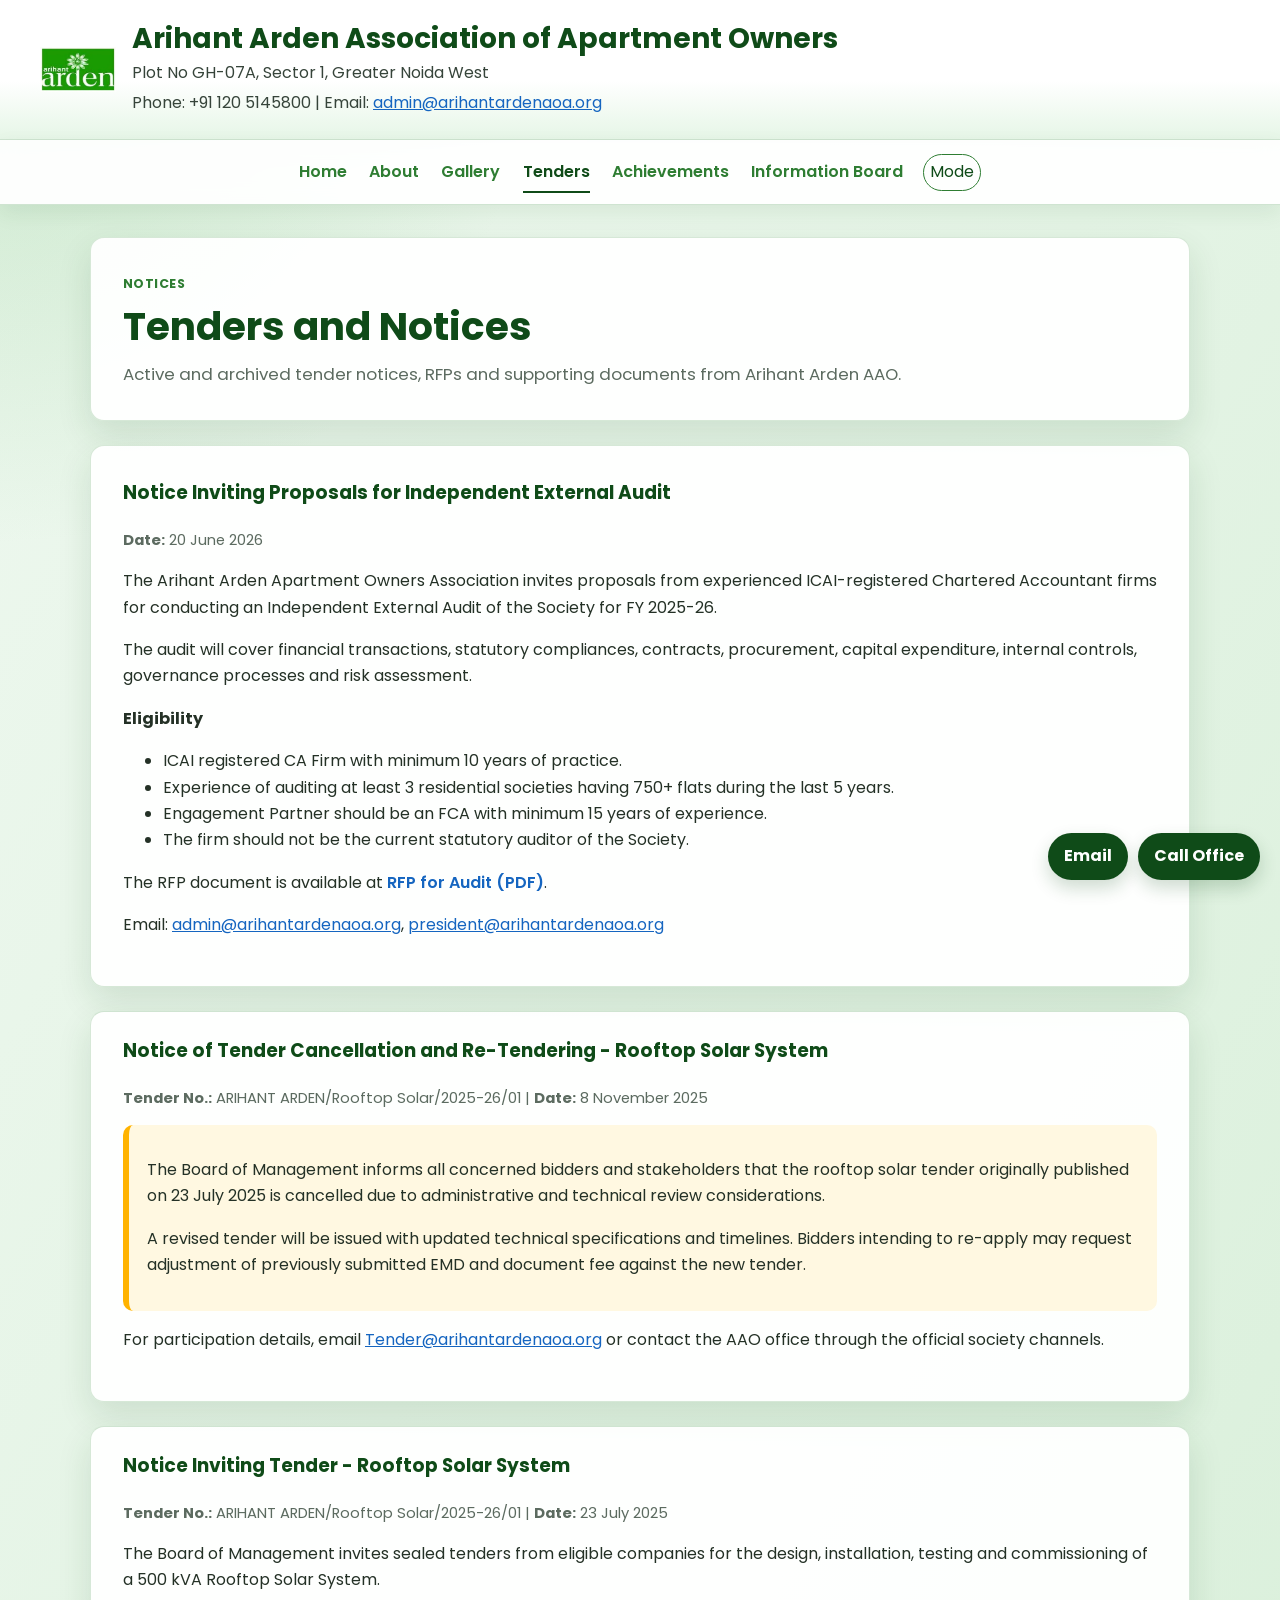
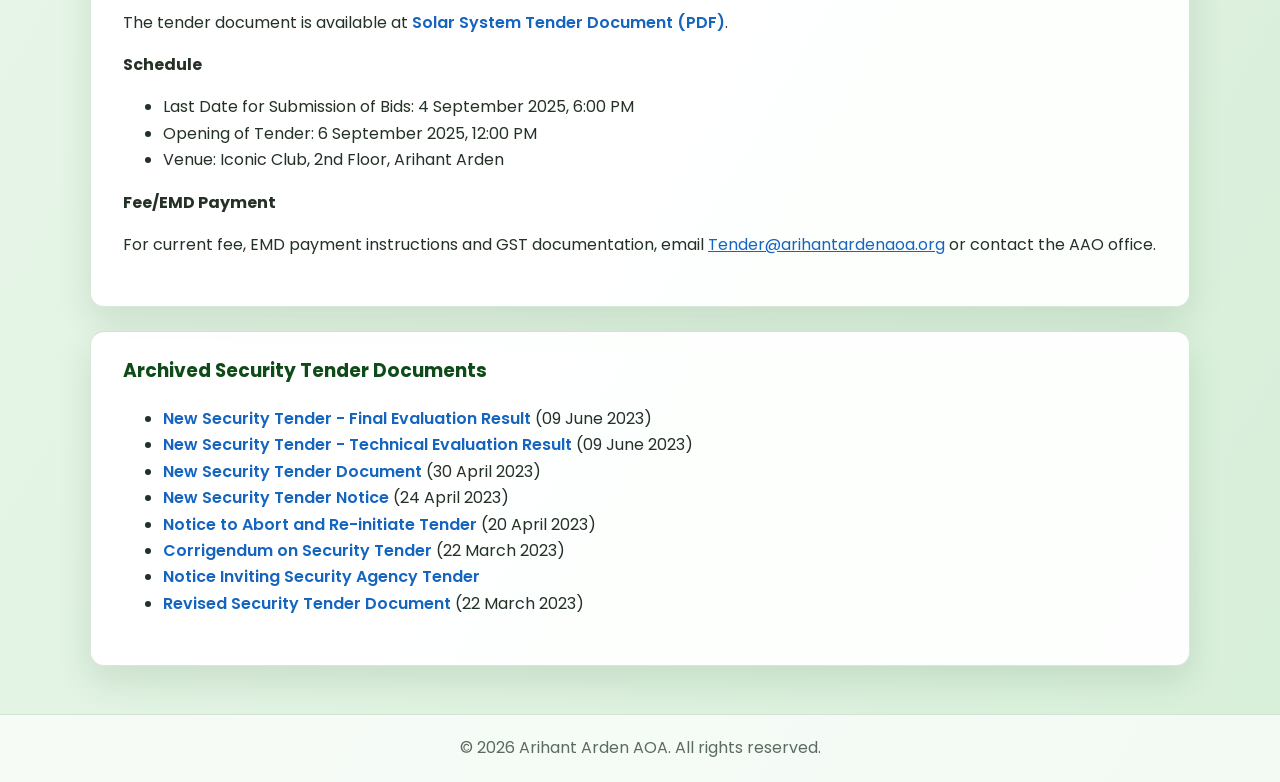
<file: tender-2.html>
<!DOCTYPE html>
<html lang="en">
<head>
  <meta charset="UTF-8" />
  <meta name="viewport" content="width=device-width, initial-scale=1" />
  <meta http-equiv="refresh" content="0; url=tender.html" />
  <link rel="canonical" href="tender.html" />
  <title>Tenders - Arihant Arden AOA</title>
</head>
<body>
  <p>Redirecting to <a href="tender.html">Arihant Arden AOA tenders</a>.</p>
</body>
</html>
</file>
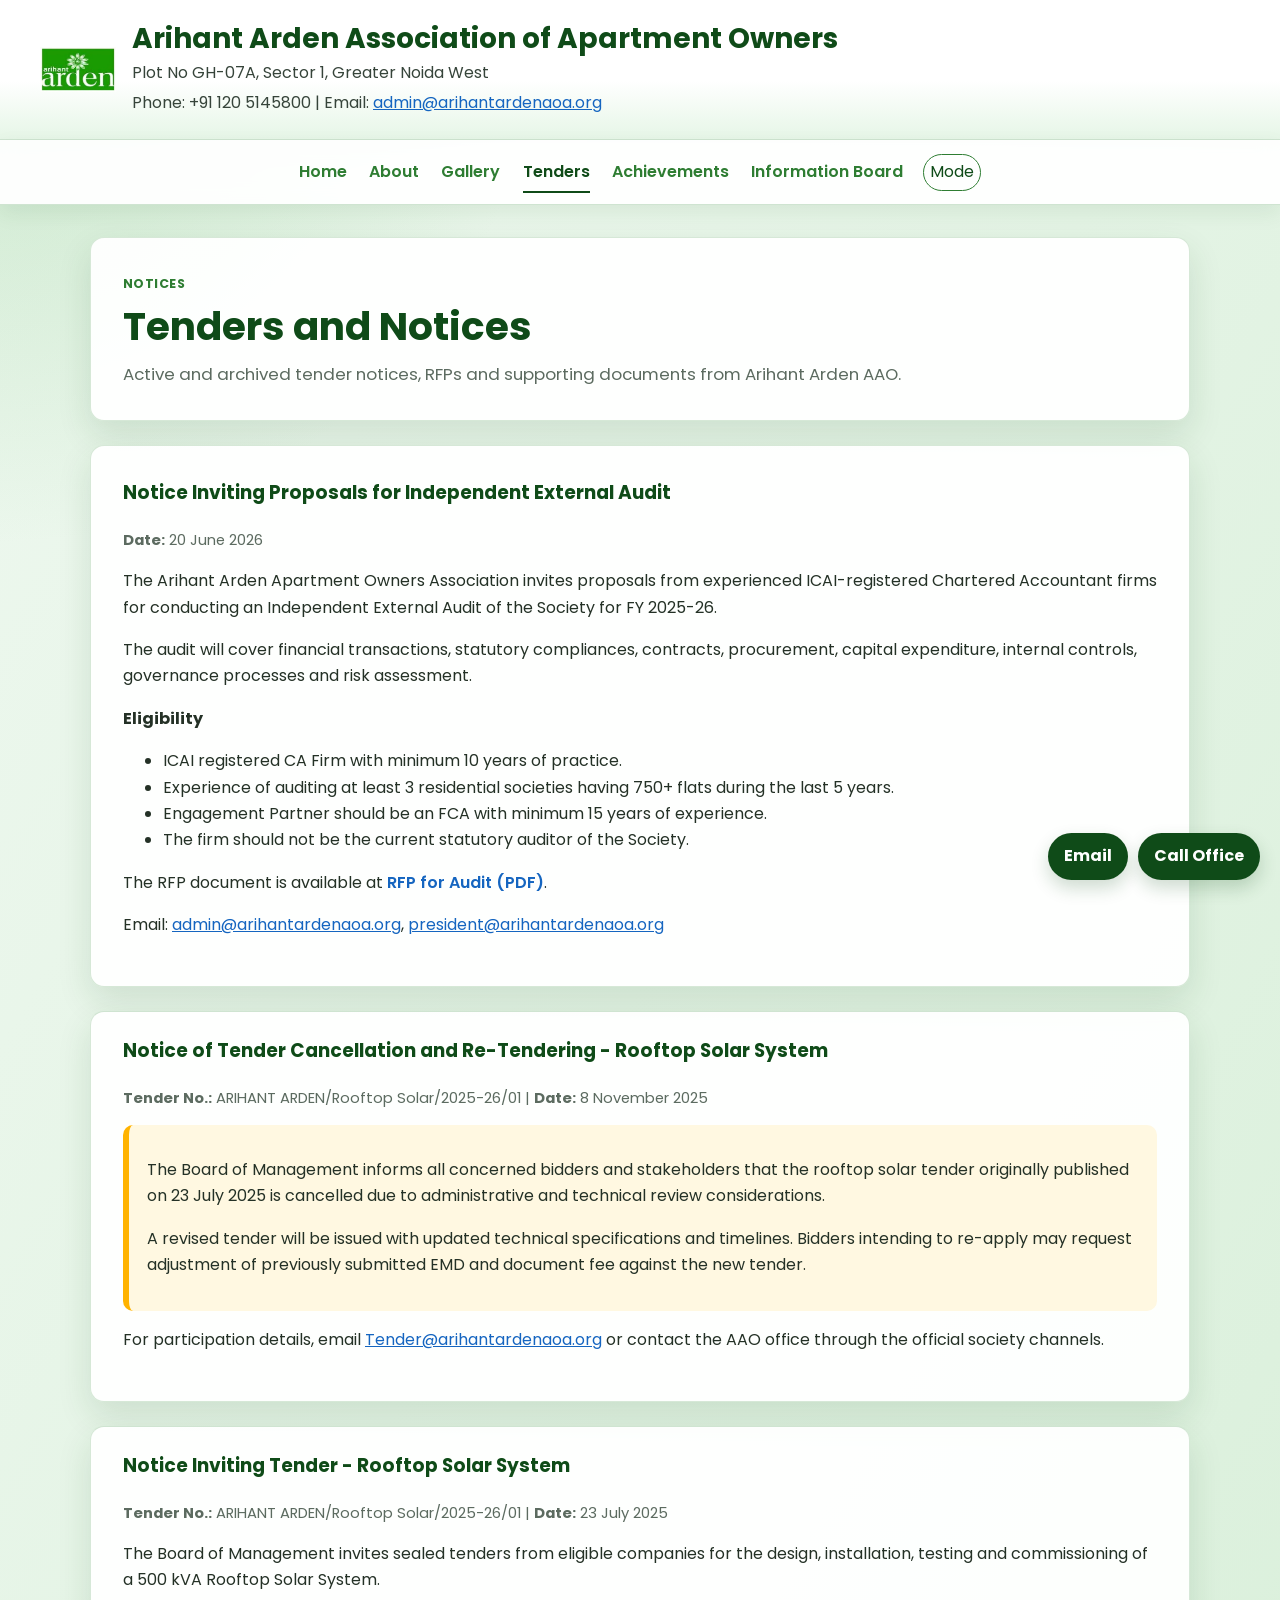
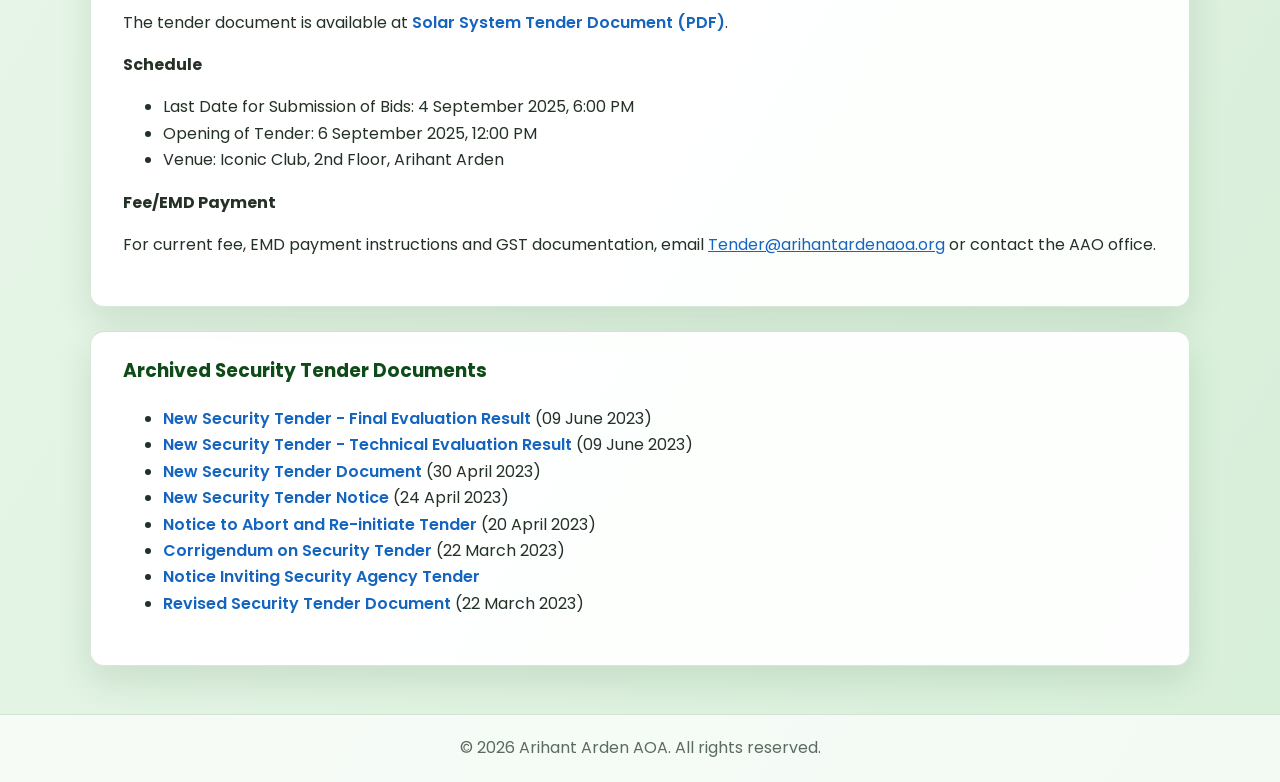
<file: tender.html>
<!DOCTYPE html>
<html lang="en">
<head>
  <meta charset="UTF-8" />
  <meta name="viewport" content="width=device-width, initial-scale=1" />
  <meta name="description" content="Active and archived tenders from Arihant Arden Association of Apartment Owners." />
  <title>Tenders - Arihant Arden AOA</title>
  <link rel="preconnect" href="https://fonts.googleapis.com" />
  <link rel="preconnect" href="https://fonts.gstatic.com" crossorigin />
  <link href="https://fonts.googleapis.com/css2?family=Poppins:wght@300;500;600;700&display=swap" rel="stylesheet" />
  <link rel="stylesheet" href="styles.css" />
</head>
<body data-page="tenders">
  <header class="site-header">
    <img src="untitled.png" alt="Arihant Arden AAO logo" width="76" height="76" />
    <div>
      <h1 class="site-title">Arihant Arden Association of Apartment Owners</h1>
      <p>Plot No GH-07A, Sector 1, Greater Noida West</p>
      <p>Phone: +91 120 5145800 | Email: <a href="mailto:admin@arihantardenaoa.org">admin@arihantardenaoa.org</a></p>
    </div>
  </header>

  <nav class="site-nav" aria-label="Primary navigation">
    <div class="mobile-nav-head">
      <img src="untitled.png" alt="" width="42" height="42" />
      <button class="icon-button hamburger" type="button" aria-label="Toggle menu" aria-expanded="false">Menu</button>
    </div>
    <div class="nav-links">
      <a href="index.html" data-nav="home">Home</a>
      <a href="html_about.html" data-nav="about">About</a>
      <a href="html_gallery.html" data-nav="gallery">Gallery</a>
      <a href="tender.html" data-nav="tenders">Tenders</a>
      <a href="achievements.html" data-nav="achievements">Achievements</a>
      <a href="info-sharing.html" data-nav="info">Information Board</a>
    </div>
    <button class="icon-button dark-toggle" type="button" aria-label="Toggle dark mode">Mode</button>
  </nav>

  <main class="page">
    <section class="panel">
      <span class="eyebrow">Notices</span>
      <h2 class="page-title">Tenders and Notices</h2>
      <p class="lead">Active and archived tender notices, RFPs and supporting documents from Arihant Arden AAO.</p>
    </section>

    <section class="panel tender">
      <h3>Notice Inviting Proposals for Independent External Audit</h3>
      <p class="meta"><strong>Date:</strong> 20 June 2026</p>
      <p>The Arihant Arden Apartment Owners Association invites proposals from experienced ICAI-registered Chartered Accountant firms for conducting an Independent External Audit of the Society for FY 2025-26.</p>
      <p>The audit will cover financial transactions, statutory compliances, contracts, procurement, capital expenditure, internal controls, governance processes and risk assessment.</p>
      <p><strong>Eligibility</strong></p>
      <ul>
        <li>ICAI registered CA Firm with minimum 10 years of practice.</li>
        <li>Experience of auditing at least 3 residential societies having 750+ flats during the last 5 years.</li>
        <li>Engagement Partner should be an FCA with minimum 15 years of experience.</li>
        <li>The firm should not be the current statutory auditor of the Society.</li>
      </ul>
      <p>The RFP document is available at <a class="doc-link" href="auditScopeAAO.pdf" target="_blank" rel="noopener">RFP for Audit (PDF)</a>.</p>
      <p>Email: <a href="mailto:admin@arihantardenaoa.org">admin@arihantardenaoa.org</a>, <a href="mailto:president@arihantardenaoa.org">president@arihantardenaoa.org</a></p>
    </section>

    <section class="panel tender">
      <h3>Notice of Tender Cancellation and Re-Tendering - Rooftop Solar System</h3>
      <p class="meta"><strong>Tender No.:</strong> ARIHANT ARDEN/Rooftop Solar/2025-26/01 | <strong>Date:</strong> 8 November 2025</p>
      <div class="notice">
        <p>The Board of Management informs all concerned bidders and stakeholders that the rooftop solar tender originally published on 23 July 2025 is cancelled due to administrative and technical review considerations.</p>
        <p>A revised tender will be issued with updated technical specifications and timelines. Bidders intending to re-apply may request adjustment of previously submitted EMD and document fee against the new tender.</p>
      </div>
      <p>For participation details, email <a href="mailto:Tender@arihantardenaoa.org">Tender@arihantardenaoa.org</a> or contact the AAO office through the official society channels.</p>
    </section>

    <section class="panel tender">
      <h3>Notice Inviting Tender - Rooftop Solar System</h3>
      <p class="meta"><strong>Tender No.:</strong> ARIHANT ARDEN/Rooftop Solar/2025-26/01 | <strong>Date:</strong> 23 July 2025</p>
      <p>The Board of Management invites sealed tenders from eligible companies for the design, installation, testing and commissioning of a 500 kVA Rooftop Solar System.</p>
      <p>The tender document is available at <a class="doc-link" href="SolarTenderAA_NishithFinal.pdf" target="_blank" rel="noopener">Solar System Tender Document (PDF)</a>.</p>
      <p><strong>Schedule</strong></p>
      <ul>
        <li>Last Date for Submission of Bids: 4 September 2025, 6:00 PM</li>
        <li>Opening of Tender: 6 September 2025, 12:00 PM</li>
        <li>Venue: Iconic Club, 2nd Floor, Arihant Arden</li>
      </ul>
      <p><strong>Fee/EMD Payment</strong></p>
      <p>For current fee, EMD payment instructions and GST documentation, email <a href="mailto:Tender@arihantardenaoa.org">Tender@arihantardenaoa.org</a> or contact the AAO office.</p>
    </section>

    <section class="panel tender">
      <h3>Archived Security Tender Documents</h3>
      <ul>
        <li><a class="doc-link" href="FinalTenderResult-ArihantArden.pdf" target="_blank" rel="noopener">New Security Tender - Final Evaluation Result</a> (09 June 2023)</li>
        <li><a class="doc-link" href="TechnicalEvaluationResult.pdf" target="_blank" rel="noopener">New Security Tender - Technical Evaluation Result</a> (09 June 2023)</li>
        <li><a class="doc-link" href="SecurityServiceTenderDocument-AAAAO.pdf" target="_blank" rel="noopener">New Security Tender Document</a> (30 April 2023)</li>
        <li><a class="doc-link" href="NewSecurityTenderNotice.pdf" target="_blank" rel="noopener">New Security Tender Notice</a> (24 April 2023)</li>
        <li><a class="doc-link" href="NewTenderProcessNotice.pdf" target="_blank" rel="noopener">Notice to Abort and Re-initiate Tender</a> (20 April 2023)</li>
        <li><a class="doc-link" href="CorrigendumSecurityTender.pdf" target="_blank" rel="noopener">Corrigendum on Security Tender</a> (22 March 2023)</li>
        <li><a class="doc-link" href="SecurityTenderNotice.pdf" target="_blank" rel="noopener">Notice Inviting Security Agency Tender</a></li>
        <li><a class="doc-link" href="RevisedSecurityTenderDocument22032023.pdf" target="_blank" rel="noopener">Revised Security Tender Document</a> (22 March 2023)</li>
      </ul>
    </section>
  </main>

  <div class="floating-contact" aria-label="Contact actions">
    <a href="mailto:admin@arihantardenaoa.org">Email</a>
    <a href="tel:+911205145800">Call Office</a>
  </div>

  <footer class="site-footer">&copy; 2026 Arihant Arden AOA. All rights reserved.</footer>
  <script src="site.js"></script>
</body>
</html>
</file>
<file: styles.css>
:root {
  color-scheme: light;
  --primary: #2e7d32;
  --primary-dark: #0f4b18;
  --primary-soft: #e6f6e7;
  --bg: #eef8ef;
  --surface: #ffffff;
  --surface-soft: #f7fdf7;
  --text: #243126;
  --muted: #5c6b60;
  --border: #cfe4d1;
  --shadow: 0 14px 34px rgba(15, 75, 24, 0.12);
  --link: #1565c0;
  --danger: #c62828;
  --warning-bg: #fff8e1;
  --warning-border: #ffb300;
}

*,
*::before,
*::after {
  box-sizing: border-box;
}

body {
  margin: 0;
  min-height: 100vh;
  background:
    radial-gradient(circle at top left, rgba(129, 199, 132, 0.35), transparent 34rem),
    linear-gradient(120deg, #eef8ef 0%, #d8efd9 100%);
  color: var(--text);
  font: 16px/1.65 "Poppins", system-ui, -apple-system, BlinkMacSystemFont, "Segoe UI", sans-serif;
}

body.dark-mode {
  color-scheme: dark;
  --bg: #101510;
  --surface: #182018;
  --surface-soft: #202b21;
  --text: #eef6ef;
  --muted: #b9c9bc;
  --border: #324534;
  --shadow: 0 14px 34px rgba(0, 0, 0, 0.38);
  --link: #8ab4f8;
  --warning-bg: #2a2515;
}

a {
  color: var(--link);
}

img {
  max-width: 100%;
}

.site-header {
  display: flex;
  align-items: center;
  gap: 1rem;
  padding: 1.4rem clamp(1rem, 4vw, 2.5rem);
  background: linear-gradient(to bottom, #fff 58%, var(--primary-soft));
  border-bottom: 1px solid var(--border);
  box-shadow: 0 4px 18px rgba(15, 75, 24, 0.08);
}

.site-header img {
  width: 76px;
  height: 76px;
  object-fit: contain;
  flex: 0 0 auto;
}

.site-title {
  margin: 0;
  color: var(--primary-dark);
  font-size: clamp(1.25rem, 3vw, 1.75rem);
  line-height: 1.2;
}

.site-header p {
  margin: 0.25rem 0 0;
  color: #36443a;
}

body.dark-mode .site-header {
  background: #172017;
}

body.dark-mode .site-title,
body.dark-mode .site-header p {
  color: var(--text);
}

.site-nav {
  position: sticky;
  top: 0;
  z-index: 20;
  display: flex;
  align-items: center;
  justify-content: center;
  gap: 1.25rem;
  padding: 0.85rem 1rem;
  background: rgba(255, 255, 255, 0.94);
  border-bottom: 1px solid var(--border);
  box-shadow: 0 8px 20px rgba(15, 75, 24, 0.08);
  backdrop-filter: blur(10px);
}

body.dark-mode .site-nav {
  background: rgba(24, 32, 24, 0.96);
}

.mobile-nav-head {
  display: none;
  width: 100%;
  align-items: center;
  justify-content: space-between;
}

.mobile-nav-head img {
  width: 42px;
  height: 42px;
}

.nav-links {
  display: flex;
  align-items: center;
  justify-content: center;
  flex-wrap: wrap;
  gap: 1.4rem;
}

.nav-links a {
  position: relative;
  color: var(--primary);
  font-weight: 600;
  text-decoration: none;
  padding: 0.2rem 0;
}

.nav-links a::after {
  content: "";
  position: absolute;
  left: 0;
  right: auto;
  bottom: -0.25rem;
  width: 0;
  height: 2px;
  background: var(--primary-dark);
  transition: width 160ms ease;
}

.nav-links a:hover::after,
.nav-links a.active::after {
  width: 100%;
}

.nav-links a.active {
  color: var(--primary-dark);
}

body.dark-mode .nav-links a,
body.dark-mode .nav-links a.active {
  color: #b9efbd;
}

.icon-button {
  border: 1px solid var(--primary);
  background: transparent;
  color: var(--primary-dark);
  border-radius: 999px;
  min-width: 2.3rem;
  min-height: 2.3rem;
  font: inherit;
  cursor: pointer;
}

.hamburger {
  display: none;
  border-radius: 8px;
  font-size: 1.35rem;
}

.page {
  width: min(1100px, calc(100% - 2rem));
  margin: 2rem auto;
}

.panel {
  background: rgba(255, 255, 255, 0.94);
  border: 1px solid rgba(207, 228, 209, 0.85);
  border-radius: 14px;
  box-shadow: var(--shadow);
  padding: clamp(1.2rem, 3vw, 2rem);
  margin-bottom: 1.5rem;
}

body.dark-mode .panel {
  background: rgba(24, 32, 24, 0.94);
}

.hero-grid {
  display: grid;
  grid-template-columns: minmax(0, 1.1fr) minmax(280px, 0.9fr);
  gap: 1.5rem;
  align-items: center;
}

.board-hero {
  grid-template-columns: 1fr;
}

.hero h2,
.page-title {
  margin: 0 0 0.75rem;
  color: var(--primary-dark);
  font-size: clamp(1.7rem, 4vw, 2.45rem);
  line-height: 1.15;
}

body.dark-mode .hero h2,
body.dark-mode .page-title {
  color: #b9efbd;
}

.eyebrow {
  display: inline-block;
  margin-bottom: 0.55rem;
  color: var(--primary);
  font-weight: 700;
  text-transform: uppercase;
  letter-spacing: 0.04em;
  font-size: 0.78rem;
}

.lead {
  margin: 0;
  color: var(--muted);
  font-size: 1.05rem;
}

.hero-image,
.feature-image {
  display: block;
  width: 100%;
  border-radius: 12px;
  box-shadow: 0 12px 28px rgba(0, 0, 0, 0.16);
  object-fit: cover;
}

.hero-image {
  aspect-ratio: 4 / 3;
}

.board-poster {
  aspect-ratio: 16 / 10;
  background: #fff;
  object-fit: contain;
}

.feature-image {
  max-height: 520px;
}

.card-grid {
  display: grid;
  grid-template-columns: repeat(auto-fit, minmax(230px, 1fr));
  gap: 1rem;
}

.card {
  background: var(--surface-soft);
  border: 1px solid var(--border);
  border-radius: 12px;
  padding: 1.1rem;
}

.card h3 {
  margin: 0 0 0.35rem;
  color: var(--primary-dark);
}

body.dark-mode .card h3 {
  color: #b9efbd;
}

.content-section h2,
.tender h3 {
  color: var(--primary-dark);
  margin-top: 0;
}

body.dark-mode .content-section h2,
body.dark-mode .tender h3 {
  color: #b9efbd;
}

.content-section + .content-section,
.tender + .tender {
  border-top: 1px solid var(--border);
  margin-top: 1.5rem;
  padding-top: 1.5rem;
}

.meta {
  color: var(--muted);
  font-size: 0.92rem;
}

.doc-link {
  display: inline-block;
  font-weight: 600;
  text-decoration: none;
}

.doc-link:hover {
  text-decoration: underline;
}

.notice {
  background: var(--warning-bg);
  border-left: 6px solid var(--warning-border);
  border-radius: 10px;
  padding: 1rem 1.15rem;
}

.warning {
  color: var(--danger);
  font-weight: 600;
}

.gallery-grid {
  display: grid;
  grid-template-columns: repeat(auto-fit, minmax(230px, 1fr));
  gap: 1rem;
}

.gallery-grid figure {
  margin: 0;
  background: var(--surface);
  border: 1px solid var(--border);
  border-radius: 12px;
  overflow: hidden;
  box-shadow: 0 8px 20px rgba(15, 75, 24, 0.08);
}

.gallery-grid img {
  width: 100%;
  height: 230px;
  object-fit: cover;
  display: block;
}

.gallery-grid img.gallery-poster {
  object-fit: contain;
  background: #fff;
}

.gallery-grid figcaption {
  padding: 0.75rem 0.9rem;
  color: var(--muted);
  font-size: 0.92rem;
}

.wide-gallery-item {
  grid-column: span 2;
}

.wide-gallery-item img {
  height: 360px;
}

.summary-grid {
  display: grid;
  grid-template-columns: repeat(auto-fit, minmax(210px, 1fr));
  gap: 1rem;
}

.summary-card {
  background: var(--surface-soft);
  border-left: 6px solid var(--primary);
  border-radius: 12px;
  padding: 1rem;
  text-align: center;
}

.summary-card strong {
  display: block;
  color: var(--primary-dark);
  font-size: 1.45rem;
}

body.dark-mode .summary-card strong {
  color: #b9efbd;
}

.chart-grid {
  display: grid;
  grid-template-columns: repeat(auto-fit, minmax(280px, 1fr));
  gap: 1rem;
}

.chart-card {
  min-height: 320px;
  background: var(--surface-soft);
  border: 1px solid var(--border);
  border-radius: 12px;
  padding: 0.75rem;
}

.button-link {
  display: inline-flex;
  align-items: center;
  justify-content: center;
  gap: 0.4rem;
  min-height: 2.75rem;
  padding: 0.7rem 1rem;
  border-radius: 999px;
  background: var(--primary-dark);
  color: #fff;
  text-decoration: none;
  font-weight: 700;
  border: 0;
  cursor: pointer;
}

.site-footer {
  margin-top: 3rem;
  padding: 1.25rem;
  text-align: center;
  color: var(--muted);
  background: rgba(255, 255, 255, 0.7);
  border-top: 1px solid var(--border);
}

body.dark-mode .site-footer {
  background: rgba(24, 32, 24, 0.86);
}

.floating-contact {
  position: fixed;
  right: 1.25rem;
  bottom: 1.25rem;
  display: flex;
  gap: 0.6rem;
  z-index: 40;
}

.floating-contact a {
  display: inline-flex;
  align-items: center;
  justify-content: center;
  min-height: 2.6rem;
  padding: 0.65rem 1rem;
  border-radius: 999px;
  background: var(--primary-dark);
  color: #fff;
  font-weight: 700;
  text-decoration: none;
  box-shadow: 0 8px 18px rgba(15, 75, 24, 0.2);
}

@media (max-width: 820px) {
  .site-header {
    justify-content: center;
    text-align: center;
  }

  .site-nav {
    flex-wrap: wrap;
    justify-content: space-between;
  }

  .mobile-nav-head {
    display: flex;
  }

  .hamburger {
    display: inline-flex;
    align-items: center;
    justify-content: center;
  }

  .nav-links {
    display: none;
    flex-direction: column;
    width: 100%;
    gap: 0.4rem;
    padding: 0.5rem 0 0;
  }

  .site-nav.nav-open .nav-links {
    display: flex;
  }

  .nav-links a {
    display: block;
    width: 100%;
    padding: 0.75rem;
    text-align: center;
    border: 1px solid var(--border);
    border-radius: 8px;
  }

  .nav-links a::after {
    display: none;
  }

  .hero-grid {
    grid-template-columns: 1fr;
  }

  .wide-gallery-item {
    grid-column: span 1;
  }

  .floating-contact {
    position: static;
    justify-content: center;
    flex-wrap: wrap;
    margin: 1rem;
  }
}
</file>
